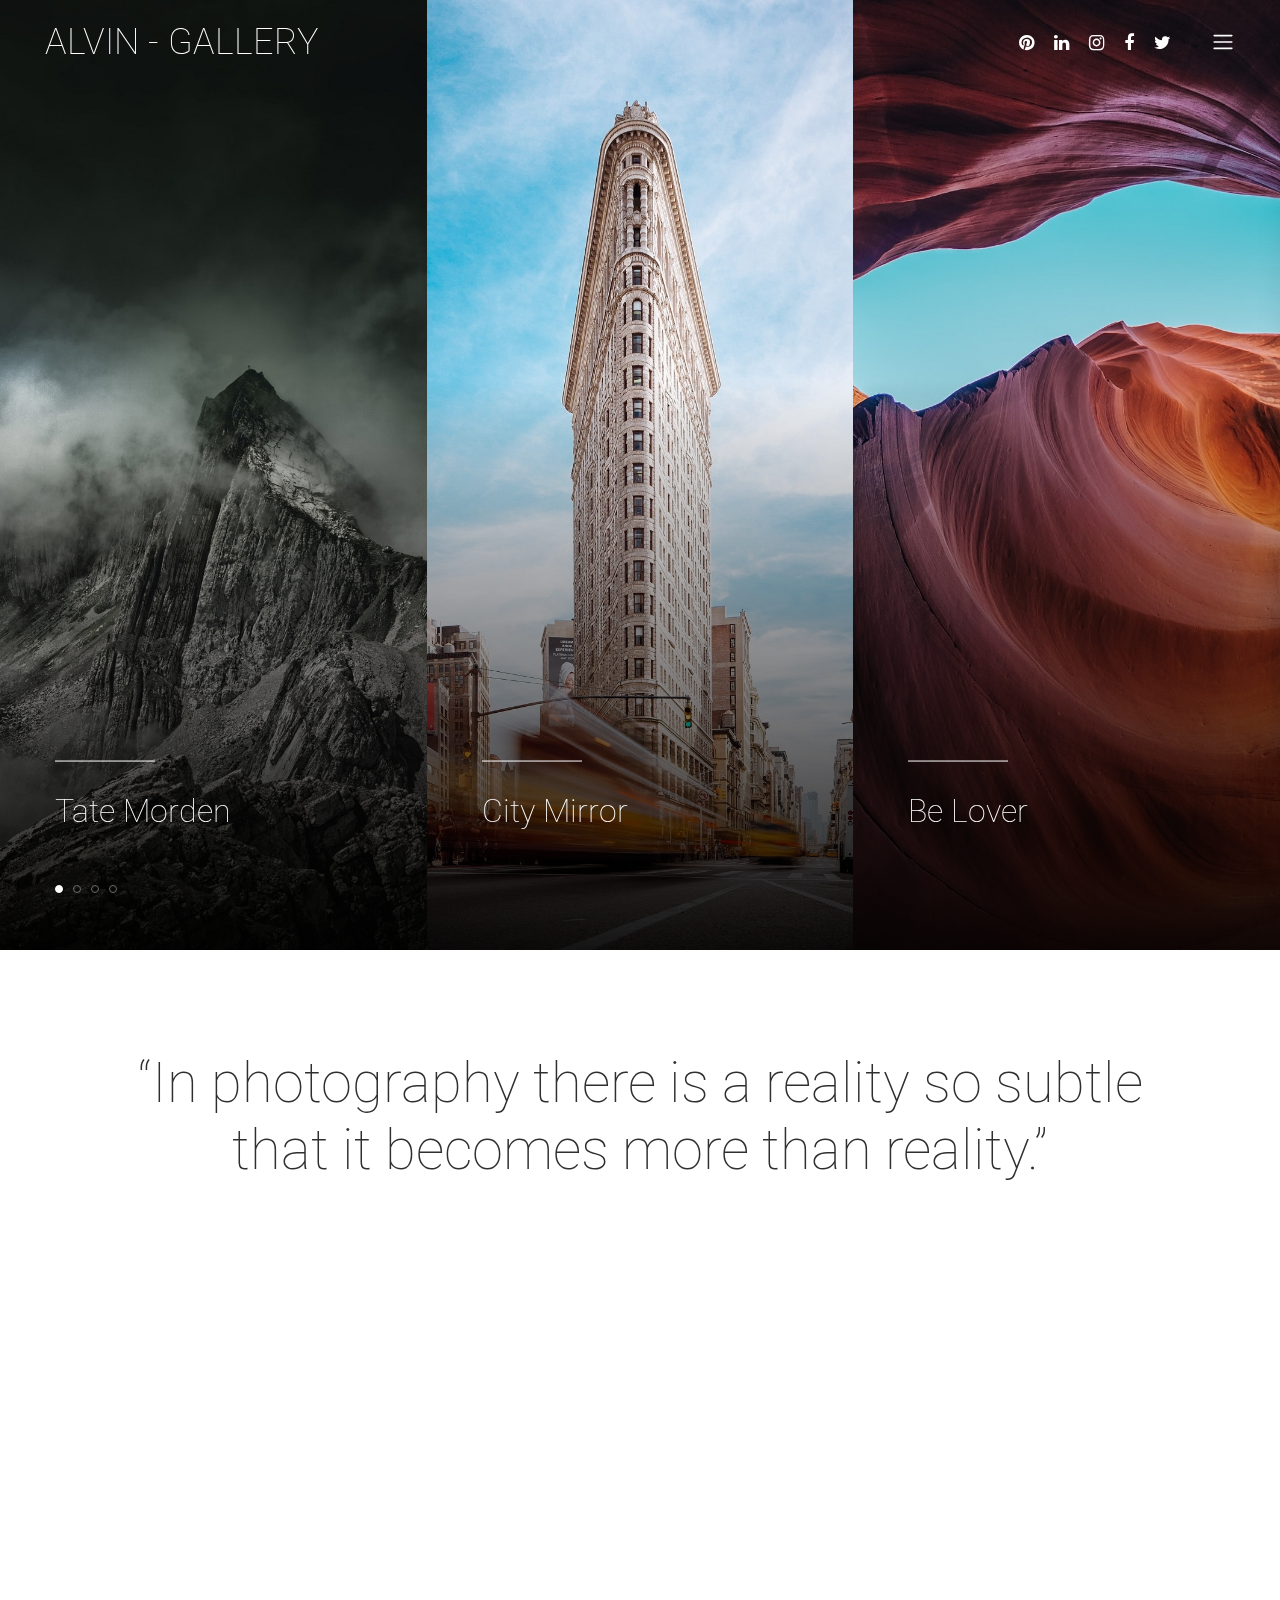
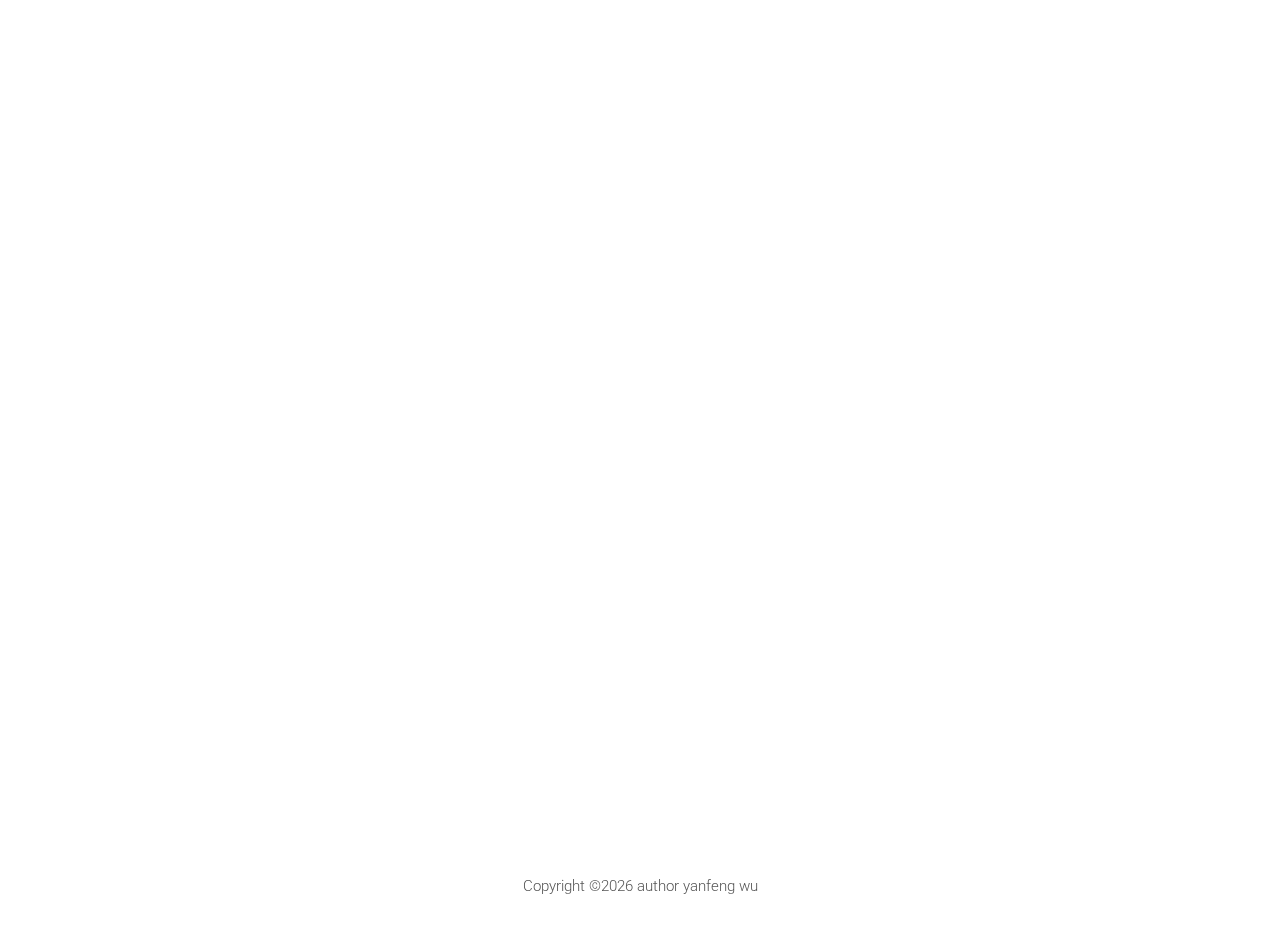
<file: index.html>
<!DOCTYPE html>
<html lang="en">

<head>
    <meta charset="UTF-8">
    <meta name="description" content="">
    <meta http-equiv="X-UA-Compatible" content="IE=edge">
    <meta name="viewport" content="width=device-width, initial-scale=1, shrink-to-fit=no">
    <!-- The above 4 meta tags *must* come first in the head; any other head content must come *after* these tags -->

    <!-- Title  -->
    <title> ALVIN - Photography </title>

    <!-- Favicon  -->
    <link rel="icon" href="img/core-img/favicon.ico">

    <!-- Style CSS -->
    <link rel="stylesheet" href="style.css">

</head>

<body>
    <!-- Preloader Start -->
    <div id="preloader">
        <div class="preload-content">
            <div id="sonar-load"></div>
        </div>
    </div>
    <!-- Preloader End -->

    <!-- Grids -->
    <div class="grids d-flex justify-content-between">
        <div class="grid1"></div>
        <div class="grid2"></div>
        <div class="grid3"></div>
        <div class="grid4"></div>
        <div class="grid5"></div>
        <div class="grid6"></div>
        <div class="grid7"></div>
        <div class="grid8"></div>
        <div class="grid9"></div>
    </div>

    <!-- ***** Main Menu Area Start ***** -->
    <div class="mainMenu d-flex align-items-center justify-content-between">
        <!-- Close Icon -->
        <div class="closeIcon">
            <i class="ti-close" aria-hidden="true"></i>
        </div>
        <!-- Logo Area -->
        <div class="logo-area">
            <a href="index.html">MENU</a>
        </div>
        <!-- Nav -->
        <div class="sonarNav wow fadeInUp" data-wow-delay="1s">
            <nav>
                <ul>
                    <li class="nav-item active">
                        <a class="nav-link" href="index.html">Home</a>
                    </li>
                    <li class="nav-item">
                        <a class="nav-link" href="about-me.html">About Me</a>
                    </li>
                    <li class="nav-item">
                        <a class="nav-link" href="services.html">Overview</a>
                    </li>
                    <li class="nav-item">
                        <a class="nav-link" href="portfolio.html">Portfolio</a>
                    </li>
                    <li class="nav-item">
                        <a class="nav-link" href="blog.html">Blog</a>
                    </li>
                    <li class="nav-item">
                        <a class="nav-link" href="contact.html">Contact</a>
                    </li>

                </ul>
            </nav>
        </div>
        <!-- Copwrite Text -->
        <div class="copywrite-text">
            <p><!-- Link back to Colorlib can't be removed. Template is licensed under CC BY 3.0. -->
Copyright &copy;<script>document.write(new Date().getFullYear());</script>  by alvin</a>
<!-- Link back to Colorlib can't be removed. Template is licensed under CC BY 3.0. -->
</p>
        </div>
    </div>
    <!-- ***** Main Menu Area End ***** -->

    <!-- ***** Header Area Start ***** -->
    <header class="header-area">
        <div class="container-fluid">
            <div class="row">
                <div class="col-12">
                    <div class="menu-area d-flex justify-content-between">
                        <!-- Logo Area  -->
                        <div class="logo-area">
                            <a href="index.html"> ALVIN - GALLERY </a>
                        </div>

                        <div class="menu-content-area d-flex align-items-center">
                            <!-- Header Social Area -->
                            <div class="header-social-area d-flex align-items-center">
                                <a href="#" data-toggle="tooltip" data-placement="bottom" title="Pinterest"><i class="fa fa-pinterest" aria-hidden="true"></i></a>
                                <a href="https://www.linkedin.com/in/alvin-wu-0b583424b/" data-toggle="tooltip" data-placement="bottom" title="Linkedin"><i class="fa fa-linkedin" aria-hidden="true"></i></a>
                                <a href="https://www.instagram.com/alvinwuu_/" data-toggle="tooltip" data-placement="bottom" title="Instagram"><i class="fa fa-instagram" aria-hidden="true"></i></a>
                                <a href="https://www.facebook.com/yanfeng.wu.100/" data-toggle="tooltip" data-placement="bottom" title="Facebook"><i class="fa fa-facebook" aria-hidden="true"></i></a>
                                <a href="#" data-toggle="tooltip" data-placement="bottom" title="Twitter"><i class="fa fa-twitter" aria-hidden="true"></i></a>
                            </div>
                            <!-- Menu Icon -->
                            <span class="navbar-toggler-icon" id="menuIcon"></span>
                        </div>
                    </div>
                </div>
            </div>
        </div>
    </header>
    <!-- ***** Header Area End ***** -->

    <!-- ***** Hero Area Start ***** -->
    <section class="hero-area">
        <div class="hero-slides owl-carousel">
            <!-- Single Hero Slide -->
            <div class="single-hero-slide bg-img slide-background-overlay" style="background-image: url(img/bg-img/slide1.jpg);">
                <div class="container h-100">
                    <div class="row h-100 align-items-end">
                        <div class="col-12">
                            <div class="hero-slides-content">
                                <div class="line"></div>
                                <h2>Tate Morden</h2>
                                <p>Lorem ipsum dolor sit amet, consectetur adipiscing elit. Praesent vel tortor facilisis, volutpat nulla placerat, tincidunt mi. Nullam vel orci dui. Suspendisse sit amet laoreet neque. Fusce sagittis suscipit sem.</p>
                            </div>
                        </div>
                    </div>
                </div>
            </div>
            <!-- Single Hero Slide -->
            <div class="single-hero-slide bg-img slide-background-overlay" style="background-image: url(img/bg-img/slide2.jpg);">
                <div class="container h-100">
                    <div class="row h-100 align-items-end">
                        <div class="col-12">
                            <div class="hero-slides-content">
                                <div class="line"></div>
                                <h2>City Mirror</h2>
                                <p>Lorem ipsum dolor sit amet, consectetur adipiscing elit. Praesent vel tortor facilisis, volutpat nulla placerat, tincidunt mi. Nullam vel orci dui. Suspendisse sit amet laoreet neque. Fusce sagittis suscipit sem.</p>
                            </div>
                        </div>
                    </div>
                </div>
            </div>
            <!-- Single Hero Slide -->
            <div class="single-hero-slide bg-img slide-background-overlay" style="background-image: url(img/bg-img/slide3.jpg);">
                <div class="container h-100">
                    <div class="row h-100 align-items-end">
                        <div class="col-12">
                            <div class="hero-slides-content">
                                <div class="line"></div>
                                <h2>Be Lover</h2>
                                <p>Lorem ipsum dolor sit amet, consectetur adipiscing elit. Praesent vel tortor facilisis, volutpat nulla placerat, tincidunt mi. Nullam vel orci dui. Suspendisse sit amet laoreet neque. Fusce sagittis suscipit sem.</p>
                            </div>
                        </div>
                    </div>
                </div>
            </div>
            <!-- Single Hero Slide -->
            <div class="single-hero-slide bg-img slide-background-overlay" style="background-image: url(img/bg-img/slide4.jpg);">
                <div class="container h-100">
                    <div class="row h-100 align-items-end">
                        <div class="col-12">
                            <div class="hero-slides-content">
                                <div class="line"></div>
                                <h2>The Painter</h2>
                                <p>Lorem ipsum dolor sit amet, consectetur adipiscing elit. Praesent vel tortor facilisis, volutpat nulla placerat, tincidunt mi. Nullam vel orci dui. Suspendisse sit amet laoreet neque. Fusce sagittis suscipit sem.</p>
                            </div>
                        </div>
                    </div>
                </div>
            </div>
            <!-- Single Hero Slide -->
            <div class="single-hero-slide bg-img slide-background-overlay" style="background-image: url(img/bg-img/slide6.jpg);">
                <div class="container h-100">
                    <div class="row h-100 align-items-end">
                        <div class="col-12">
                            <div class="hero-slides-content">
                                <div class="line"></div>
                                <h2>Tate Morden</h2>
                                <p>Lorem ipsum dolor sit amet, consectetur adipiscing elit. Praesent vel tortor facilisis, volutpat nulla placerat, tincidunt mi. Nullam vel orci dui. Suspendisse sit amet laoreet neque. Fusce sagittis suscipit sem.</p>
                            </div>
                        </div>
                    </div>
                </div>
            </div>
            <!-- Single Hero Slide -->
            <div class="single-hero-slide bg-img slide-background-overlay" style="background-image: url(img/bg-img/slide2.jpg);">
                <div class="container h-100">
                    <div class="row h-100 align-items-end">
                        <div class="col-12">
                            <div class="hero-slides-content">
                                <div class="line"></div>
                                <h2>London City View</h2>
                                <p>Lorem ipsum dolor sit amet, consectetur adipiscing elit. Praesent vel tortor facilisis, volutpat nulla placerat, tincidunt mi. Nullam vel orci dui. Suspendisse sit amet laoreet neque. Fusce sagittis suscipit sem.</p>
                            </div>
                        </div>
                    </div>
                </div>
            </div>
            <!-- Single Hero Slide -->
            <div class="single-hero-slide bg-img slide-background-overlay" style="background-image: url(img/bg-img/slide3.jpg)
            ;">
                <div class="container h-100">
                    <div class="row h-100 align-items-end">
                        <div class="col-12">
                            <div class="hero-slides-content">
                                <div class="line"></div>
                                <h2>Be Lover</h2>
                                <p>Lorem ipsum dolor sit amet, consectetur adipiscing elit. Praesent vel tortor facilisis, volutpat nulla placerat, tincidunt mi. Nullam vel orci dui. Suspendisse sit amet laoreet neque. Fusce sagittis suscipit sem.</p>
                            </div>
                        </div>
                    </div>
                </div>
            </div>
            <!-- Single Hero Slide -->
            <div class="single-hero-slide bg-img slide-background-overlay" style="background-image: url(img/bg-img/slide4.jpg);">
                <div class="container h-100">
                    <div class="row h-100 align-items-end">
                        <div class="col-12">
                            <div class="hero-slides-content">
                                <div class="line"></div>
                                <h2>The Painter</h2>
                                <p>Lorem ipsum dolor sit amet, consectetur adipiscing elit. Praesent vel tortor facilisis, volutpat nulla placerat, tincidunt mi. Nullam vel orci dui. Suspendisse sit amet laoreet neque. Fusce sagittis suscipit sem.</p>
                            </div>
                        </div>
                    </div>
                </div>
            </div>
            <!-- Single Hero Slide -->
            <div class="single-hero-slide bg-img slide-background-overlay" style="background-image: url(img/bg-img/slide6.jpg);">
                <div class="container h-100">
                    <div class="row h-100 align-items-end">
                        <div class="col-12">
                            <div class="hero-slides-content">
                                <div class="line"></div>
                                <h2>Tate Morden</h2>
                                <p>Lorem ipsum dolor sit amet, consectetur adipiscing elit. Praesent vel tortor facilisis, volutpat nulla placerat, tincidunt mi. Nullam vel orci dui. Suspendisse sit amet laoreet neque. Fusce sagittis suscipit sem.</p>
                            </div>
                        </div>
                    </div>
                </div>
            </div>
            <!-- Single Hero Slide -->
            <div class="single-hero-slide bg-img slide-background-overlay" style="background-image: url(img/bg-img/slide2.jpg);">
                <div class="container h-100">
                    <div class="row h-100 align-items-end">
                        <div class="col-12">
                            <div class="hero-slides-content">
                                <div class="line"></div>
                                <h2>City Mirror</h2>
                                <p>Lorem ipsum dolor sit amet, consectetur adipiscing elit. Praesent vel tortor facilisis, volutpat nulla placerat, tincidunt mi. Nullam vel orci dui. Suspendisse sit amet laoreet neque. Fusce sagittis suscipit sem.</p>
                            </div>
                        </div>
                    </div>
                </div>
            </div>
            <!-- Single Hero Slide -->
            <div class="single-hero-slide bg-img slide-background-overlay" style="background-image: url(img/bg-img/slide3.jpg);">
                <div class="container h-100">
                    <div class="row h-100 align-items-end">
                        <div class="col-12">
                            <div class="hero-slides-content">
                                <div class="line"></div>
                                <h2>Be lover</h2>
                                <p>Lorem ipsum dolor sit amet, consectetur adipiscing elit. Praesent vel tortor facilisis, volutpat nulla placerat, tincidunt mi. Nullam vel orci dui. Suspendisse sit amet laoreet neque. Fusce sagittis suscipit sem.</p>
                            </div>
                        </div>
                    </div>
                </div>
            </div>
            <!-- Single Hero Slide -->
            <div class="single-hero-slide bg-img slide-background-overlay" style="background-image: url(img/bg-img/slide4.jpg);">
                <div class="container h-100">
                    <div class="row h-100 align-items-end">
                        <div class="col-12">
                            <div class="hero-slides-content">
                                <div class="line"></div>
                                <h2>The Painter</h2>
                                <p>Lorem ipsum dolor sit amet, consectetur adipiscing elit. Praesent vel tortor facilisis, volutpat nulla placerat, tincidunt mi. Nullam vel orci dui. Suspendisse sit amet laoreet neque. Fusce sagittis suscipit sem.</p>
                            </div>
                        </div>
                    </div>
                </div>
            </div>
        </div>
    </section>
    <!-- ***** Hero Area End ***** -->

    <!-- ***** Portfolio Area Start ***** -->
    <div class="portfolio-area section-padding-100">
        <div class="container">
            <div class="row">
                <div class="col-12">
                    <div class="portfolio-title">
                        <h2>“In photography there is a reality so subtle that it becomes more  than reality.”</h2>
                    </div>
                </div>
            </div>

            <div class="row justify-content-between">
                <!-- Single Portfoio Area -->
                <div class="col-12 col-md-6">
                    <div class="single-portfolio-item mt-100 portfolio-item-1 wow fadeIn">
                       
                        <div class="portfolio-thumb">
                            <img src="img/bg-img/p1.png" alt="">
                        </div>
                        <div class="portfolio-meta">
                            <p class="portfolio-date">Feb 02, 2018</p>
                            <h2>Barbican</h2>
                        </div>
                    </div>
                </div>
                <!-- Single Portfoio Area -->
                <div class="col-12 col-md-6">
                    <div class="single-portfolio-item mt-230 portfolio-item-2 wow fadeIn">
                        
                        <div class="portfolio-thumb">
                            <img src="img/bg-img/p2.png" alt="">
                        </div>
                        <div class="portfolio-meta">
                            <p class="portfolio-date">Feb 02, 2020</p>
                            <h2>dark exhibition</h2>
                        </div>
                    </div>
                </div>
            </div>

            <div class="row">
                <!-- Single Portfoio Area -->
                <div class="col-18 col-md-15">
                    <div class="single-portfolio-item mt-100 portfolio-item-3 wow fadeIn">
                        
                        <div class="portfolio-thumb">
                            <img src="img/bg-img/p3.png" alt="">
                        </div>
                        <div class="portfolio-meta">
                            <p class="portfolio-date">May 12, 2021</p>
                            <h2>Shadow in the Tate cafe</h2>
                        </div>
                    </div>
                </div>
            </div>

            <div class="row justify-content-end">
                <!-- Single Portfoio Area -->
                <div class="col-12 col-md-6">
                    <div class="single-portfolio-item portfolio-item-4 wow fadeIn">
                       
                        <div class="portfolio-thumb">
                            <img src="img/bg-img/p4.png" alt="">
                        </div>
                        <div class="portfolio-meta">
                            <p class="portfolio-date">Feb 12, 2022</p>
                            <h2>The little girl</h2>
                        </div>
                    </div>
                </div>
            </div>

            <div class="row">
                <!-- Single Portfoio Area -->
                <div class="col-12 col-md-5">
                    <div class="single-portfolio-item portfolio-item-5 wow fadeIn">
                        
                        <div class="portfolio-thumb">
                            <img src="img/bg-img/p5.png" alt="">
                        </div>
                        <div class="portfolio-meta">
                            <p class="portfolio-date">Mar 30, 2019</p>
                            <h2>Ride on the road</h2>
                        </div>
                    </div>
                </div>
            </div>

            <div class="row justify-content-center">
                <!-- Single Portfoio Area -->
                <div class="col-12 col-md-4">
                    <div class="single-portfolio-item portfolio-item-6 wow fadeIn">
                        <div class="portfolio-thumb">
                            <img src="img/bg-img/p6.png" alt="">
                        </div>
                        <div class="portfolio-meta">
                            <p class="portfolio-date">Jan 21, 2020</p>
                            <h2>Shine</h2>
                        </div>
                    </div>
                </div>
            </div>
            
            <div class="row justify-content-end">
                <!-- Single Portfoio Area -->
                <div class="col-12 col-md-4">
                    <div class="single-portfolio-item portfolio-item-7 wow fadeIn">
                       
                        <div class="portfolio-thumb">
                            <img src="img/bg-img/p7.png" alt="">
                        </div>
                        <div class="portfolio-meta">
                            <p class="portfolio-date">Sep 09, 2021</p>
                            <h2>Contrast</h2>
                        </div>
                    </div>
                </div>
            </div>
            <div class="row justify-content-center">
                <!-- Single Portfoio Area -->
                <div class="col-12 col-md-8">
                    <div class="single-portfolio-item portfolio-item-8 wow fadeIn">
                        <div class="portfolio-thumb">
                            <img src="img/bg-img/p8.png"x alt="">
                        </div>
                        <div class="portfolio-meta">
                            <p class="portfolio-date">May 26, 2021</p>
                            <h2>A worker</h2>
                        </div>
                    </div>
                </div>
            </div>
            <!-- <div class="row justify-content-end">
            
                <div class="col-12 col-md-4">
                    <div class="single-portfolio-item portfolio-item-9 wow fadeIn">
                        <div class="portfolio-thumb">
                            <img src="img/bg-img/p10.png"x alt="">
                        </div>
                        <div class="portfolio-meta">
                            <p class="portfolio-date">Feb 02, 2018</p>
                            <h2>Mirror lake</h2>
                        </div>
                    </div>
                </div>
            </div> -->
            <!-- <div class="row justify-content-center">
                
                <div class="col-12 col-md-10">
                    <div class="single-portfolio-item portfolio-item-10 wow fadeIn" >
                        <div class="portfolio-thumb">
                            <img src="img/bg-img/p9.png"x alt="">
                        </div>
                        <div class="portfolio-meta">
                            <p class="portfolio-date">Feb 02, 2018</p>
                            <h2>Mirror lake</h2>
                        </div>
                    </div>
                </div>
            </div> -->
        </div>
    </div>
    <!-- ***** Portfolio Area End ***** -->

    <!-- ***** Call to Action Area Start ***** -->
    <div class="sonar-call-to-action-area section-padding-0-100">
        
        <div class="container">
            <div class="row">
                <div class="col-12">
                    <div class="call-to-action-content wow fadeInUp" data-wow-delay="0.5s">
                        <h2>I am an experienced photographer</h2>
                        <h5>Let’s talk</h5>
                        <a href="./contact.html" class="btn sonar-btn mt-100" >contact me
                            
                        </a>
                    </div>
                </div>
            </div>
        </div>
    </div>
    <!-- ***** Call to Action Area End ***** -->

    <!-- ***** Footer Area Start ***** -->
    <footer class="footer-area">
        <div class="container">
            <div class="row">
                <div class="col-12">
                    <!-- Copywrite Text -->
                    <div class="copywrite-text">
                        <p><!-- Link back to Colorlib can't be removed. Template is licensed under CC BY 3.0. -->
Copyright &copy;<script>document.write(new Date().getFullYear());</script> author yanfeng wu</a>
<!-- Link back to Colorlib can't be removed. Template is licensed under CC BY 3.0. -->
</p>
                    </div>
                </div>
            </div>
        </div>
    </footer>
    <!-- ***** Footer Area End ***** -->

    <!-- jQuery (Necessary for All JavaScript Plugins) -->
    <script src="js/jquery/jquery-2.2.4.min.js"></script>
    <!-- Popper js -->
    <script src="js/popper.min.js"></script>
    <!-- Bootstrap js -->
    <script src="js/bootstrap.min.js"></script>
    <!-- Plugins js -->
    <script src="js/plugins.js"></script>
    <!-- Active js -->
    <script src="js/active.js"></script>

</body>

</html>
</file>
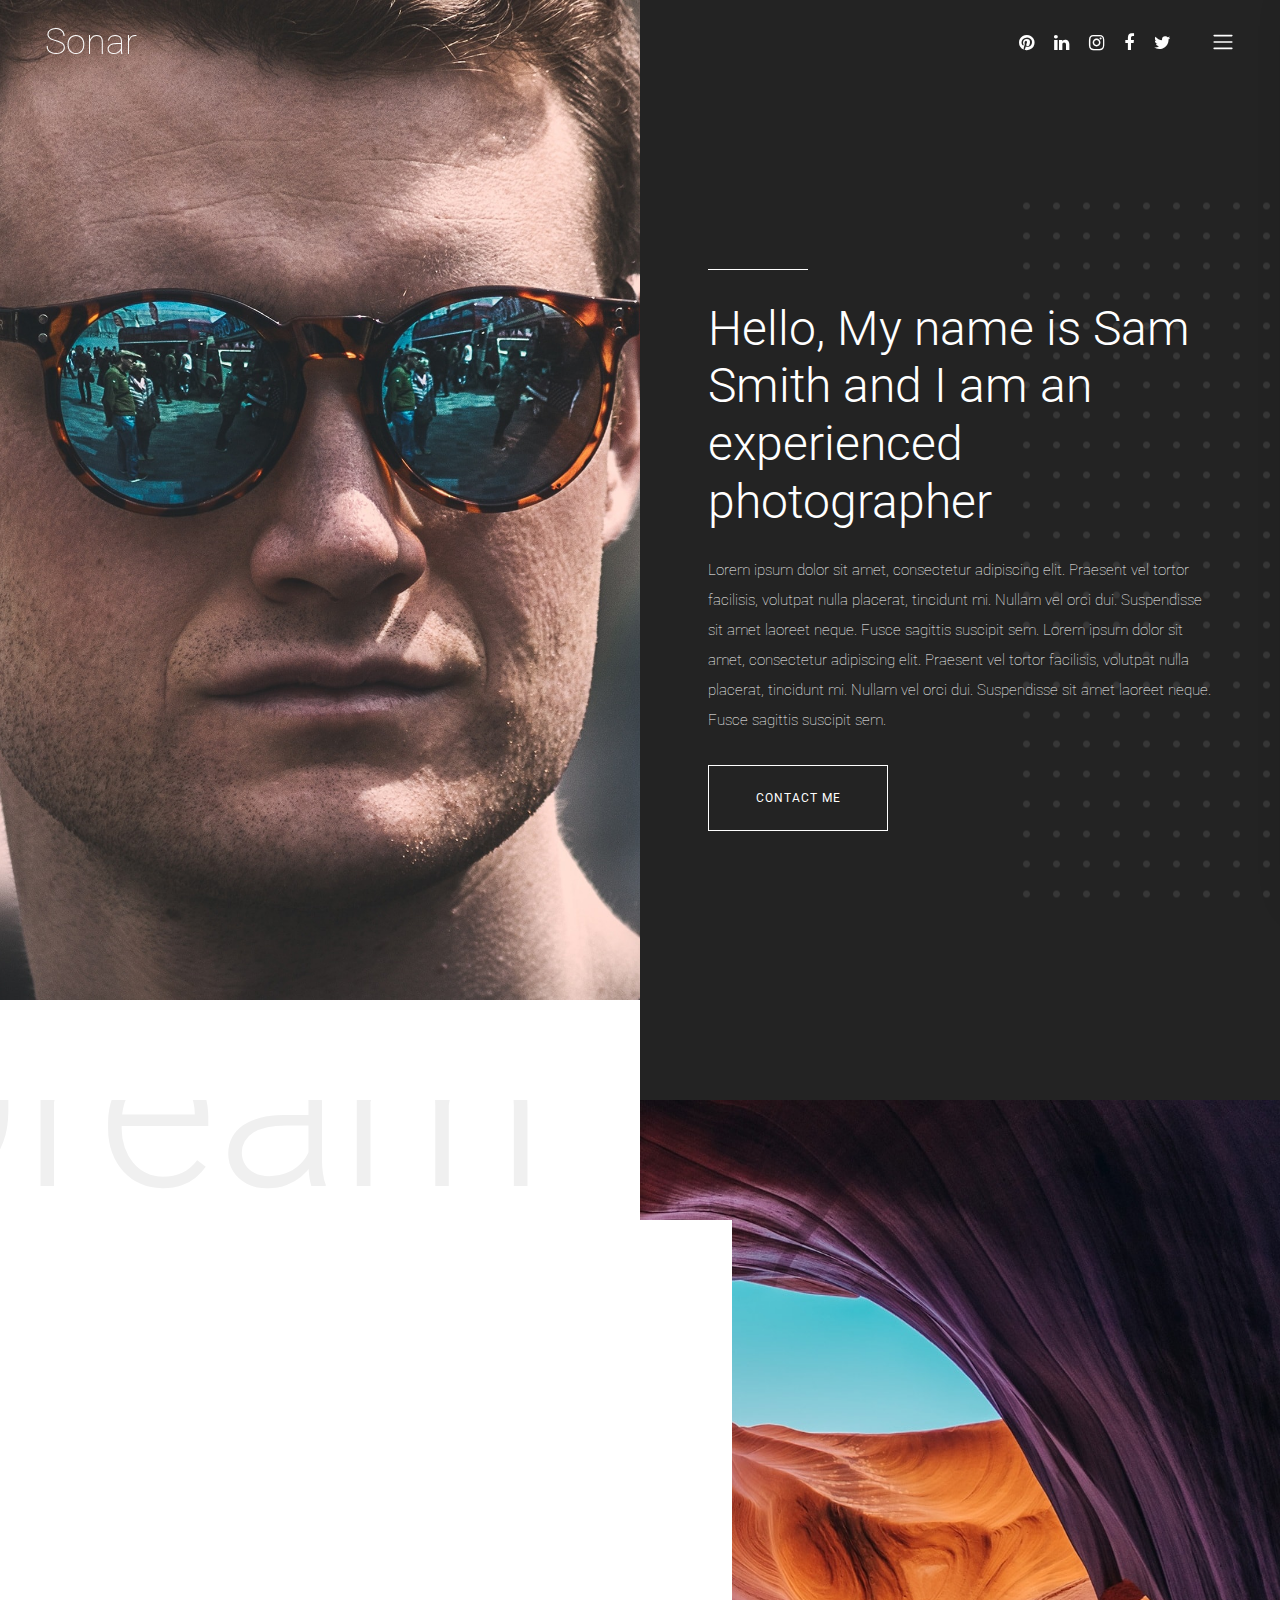
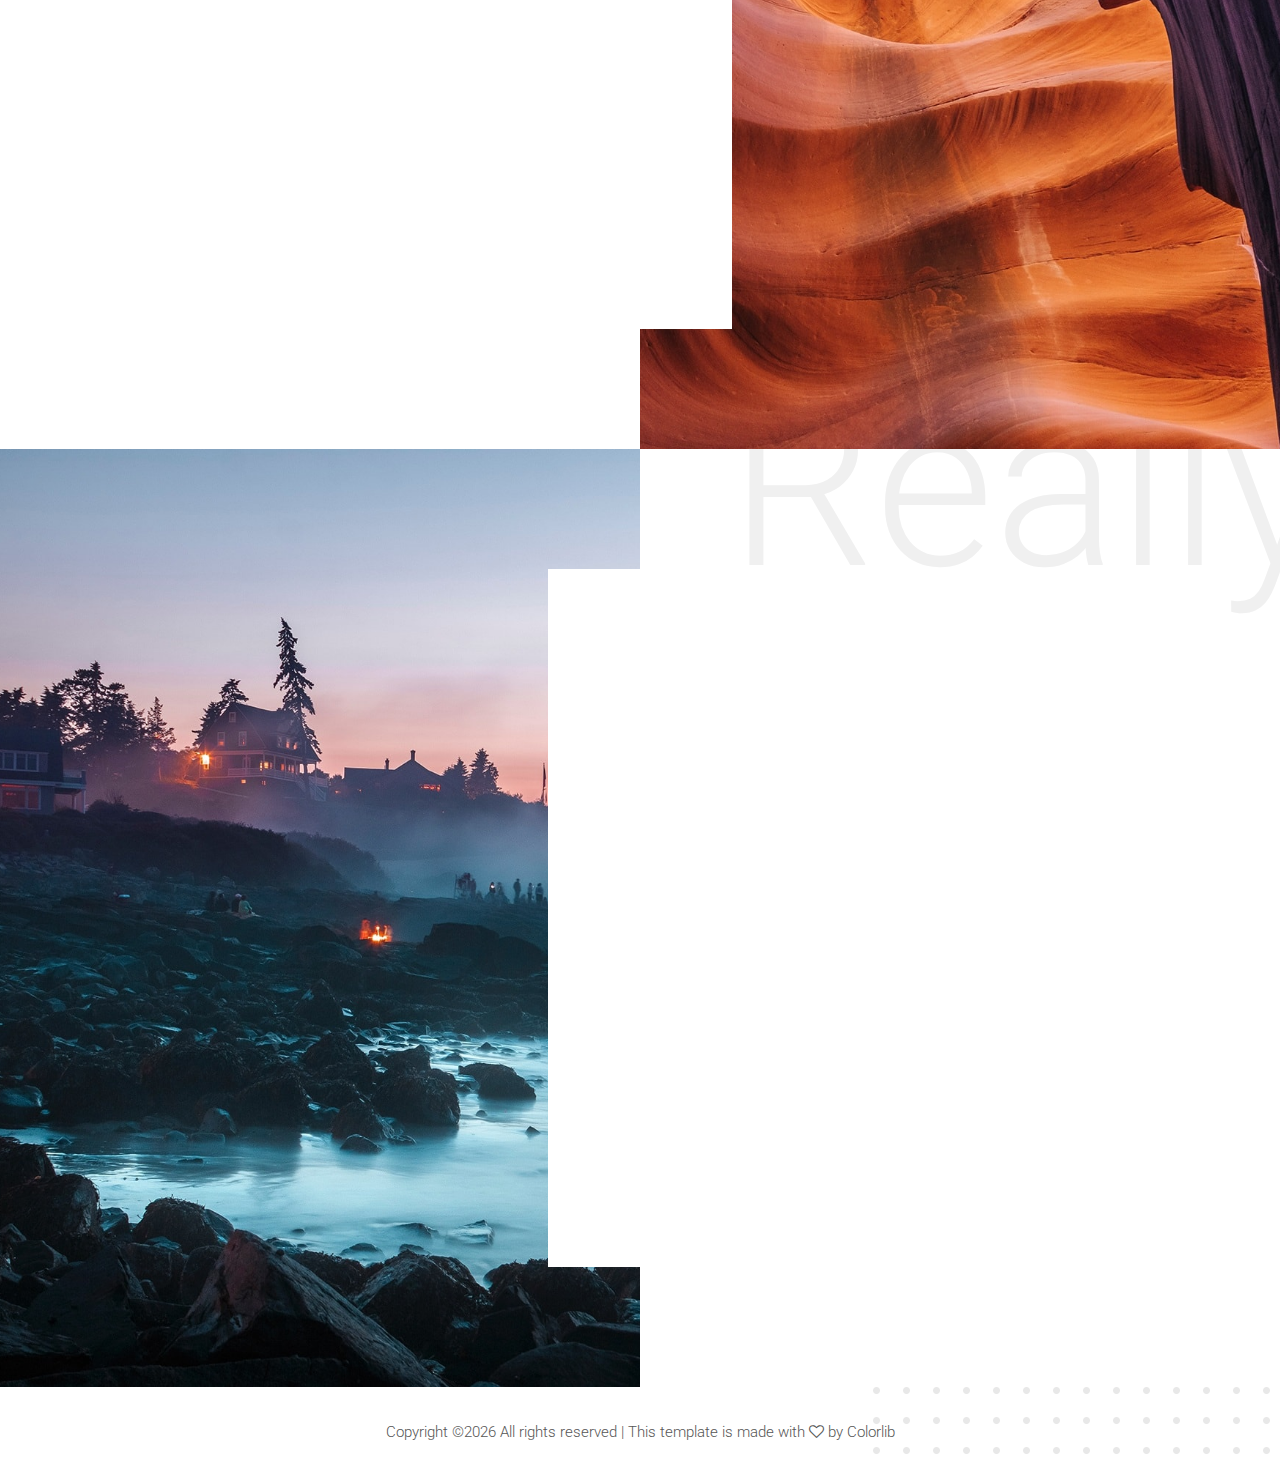
<file: about-me.html>
<!DOCTYPE html>
<html lang="en">

<head>
    <meta charset="UTF-8">
    <meta name="description" content="">
    <meta http-equiv="X-UA-Compatible" content="IE=edge">
    <meta name="viewport" content="width=device-width, initial-scale=1, shrink-to-fit=no">
    <!-- The above 4 meta tags *must* come first in the head; any other head content must come *after* these tags -->

    <!-- Title  -->
    <title>Sonar - Photography Template</title>

    <!-- Favicon  -->
    <link rel="icon" href="img/core-img/favicon.ico">

    <!-- Style CSS -->
    <link rel="stylesheet" href="style.css">

</head>

<body>
    <!-- Preloader Start -->
    <div id="preloader">
        <div class="preload-content">
            <div id="sonar-load"></div>
        </div>
    </div>
    <!-- Preloader End -->

    <!-- ***** Main Menu Area Start ***** -->
    <div class="mainMenu d-flex align-items-center justify-content-between">
        <!-- Close Icon -->
        <div class="closeIcon">
            <i class="ti-close" aria-hidden="true"></i>
        </div>
        <!-- Logo Area -->
        <div class="logo-area">
            <a href="index.html">Sonar</a>
        </div>
        <!-- Nav -->
        <div class="sonarNav">
            <nav>
                <ul>
                    <li class="nav-item active">
                        <a class="nav-link" href="index.html">Home</a>
                    </li>
                    <li class="nav-item">
                        <a class="nav-link" href="about-me.html">About Me</a>
                    </li>
                    <li class="nav-item">
                        <a class="nav-link" href="services.html">Services</a>
                    </li>
                    <li class="nav-item">
                        <a class="nav-link" href="portfolio.html">Portfolio</a>
                    </li>
                    <li class="nav-item">
                        <a class="nav-link" href="blog.html">Blog</a>
                    </li>
                    <li class="nav-item">
                        <a class="nav-link" href="contact.html">Contact</a>
                    </li>
                    <li class="nav-item">
                        <a class="nav-link" href="elements.html">Elements</a>
                    </li>
                </ul>
            </nav>
        </div>
        <!-- Copwrite Text -->
        <div class="copywrite-text">
            <p><!-- Link back to Colorlib can't be removed. Template is licensed under CC BY 3.0. -->
Copyright &copy;<script>document.write(new Date().getFullYear());</script> All rights reserved | This template is made with <i class="fa fa-heart-o" aria-hidden="true"></i> by <a href="https://colorlib.com" target="_blank">Colorlib</a>
<!-- Link back to Colorlib can't be removed. Template is licensed under CC BY 3.0. -->
</p>
        </div>
    </div>
    <!-- ***** Main Menu Area End ***** -->

    <!-- ***** Header Area Start ***** -->
    <header class="header-area">
        <div class="container-fluid">
            <div class="row">
                <div class="col-12">
                    <div class="menu-area d-flex justify-content-between">
                        <!-- Logo Area  -->
                        <div class="logo-area">
                            <a href="index.html">Sonar</a>
                        </div>

                        <div class="menu-content-area d-flex align-items-center">
                            <!-- Header Social Area -->
                            <div class="header-social-area d-flex align-items-center">
                                <a href="#" data-toggle="tooltip" data-placement="bottom" title="Pinterest"><i class="fa fa-pinterest" aria-hidden="true"></i></a>
                                <a href="#" data-toggle="tooltip" data-placement="bottom" title="Linkedin"><i class="fa fa-linkedin" aria-hidden="true"></i></a>
                                <a href="#" data-toggle="tooltip" data-placement="bottom" title="Instagram"><i class="fa fa-instagram" aria-hidden="true"></i></a>
                                <a href="#" data-toggle="tooltip" data-placement="bottom" title="Facebook"><i class="fa fa-facebook" aria-hidden="true"></i></a>
                                <a href="#" data-toggle="tooltip" data-placement="bottom" title="Twitter"><i class="fa fa-twitter" aria-hidden="true"></i></a>
                            </div>
                            <!-- Menu Icon -->
                            <span class="navbar-toggler-icon" id="menuIcon"></span>
                        </div>
                    </div>
                </div>
            </div>
        </div>
    </header>
    <!-- ***** Header Area End ***** -->

    <!-- ***** Hero Area Start ***** -->
    <div class="hero-area d-flex align-items-center">
        <!-- Back End Content -->
        <div class="backEnd-content">
            <img class="dots" src="img/core-img/dots.png" alt="">
        </div>

        <!-- Hero Thumbnail -->
        <div class="hero-thumbnail aboutUs equalize bg-img" style="background-image: url(img/bg-img/about.jpg);"></div>
        
        <!-- Hero Content -->
        <div class="hero-content aboutUs equalize">
            <div class="container-fluid h-100">
                <div class="row h-100 align-items-center justify-content-center">
                    <div class="col-12 col-md-10">
                        <div class="line"></div>
                        <h2>Hello, My name is Sam Smith and I am an experienced photographer</h2>
                        <p>Lorem ipsum dolor sit amet, consectetur adipiscing elit. Praesent vel tortor facilisis, volutpat nulla placerat, tincidunt mi. Nullam vel orci dui. Suspendisse sit amet laoreet neque. Fusce sagittis suscipit sem. Lorem ipsum dolor sit amet, consectetur adipiscing elit. Praesent vel tortor facilisis, volutpat nulla placerat, tincidunt mi. Nullam vel orci dui. Suspendisse sit amet laoreet neque. Fusce sagittis suscipit sem.</p>
                        <a href="#" class="btn sonar-btn white-btn">contact me</a>
                    </div>
                </div>
            </div>
        </div>
    </div>
    <!-- ***** Hero Area End ***** -->

    <div class="sonar-about-us-area bg-img" style="background-image: url(img/bg-img/about2.jpg);">
        <!-- Back End Content -->
        <div class="backEnd-content">
            <h2>Dream</h2>
        </div>

        <div class="container-fluid">
            <div class="row">
                <div class="col-12 col-md-10 col-lg-7">
                    <div class="about-us-content bg-white">
                        <div class="section-heading text-left wow fadeInUp" data-wow-delay="300ms">
                            <div class="line"></div>
                            <h2>Look at my qualities</h2>
                        </div>
                        <p class="wow fadeInUp" data-wow-delay="600ms">Lorem ipsum dolor sit amet, consectetur adipiscing elit. Praesent vel tortor facilisis, volutpat nulla placerat, tincidunt mi. Nullam vel orci dui. Suspendisse sit amet laoreet neque. Fusce sagittis suscipit sem. Lorem ipsum dolor sit amet, consectetur adipiscing elit. Praesent vel tortor facilisis, volutpat nulla placerat, tincidunt mi. Nullam vel orci dui. Suspendisse sit amet laoreet neque.</p>
                        <!-- Progress Bar Content Area -->
                        <div class="services-progress-bar mt-50 wow fadeInUp" data-wow-delay="900ms">
                            <!-- Single Progress Bar -->
                            <div class="single_progress_bar">
                                <div id="bar1" class="barfiller">
                                    <div class="tipWrap">
                                        <span class="tip"></span>
                                    </div>
                                    <span class="fill" data-percentage="80"></span>
                                </div>
                                <p>Pacience</p>
                            </div>
                            <!-- Single Progress Bar -->
                            <div class="single_progress_bar">
                                <div id="bar2" class="barfiller">
                                    <div class="tipWrap">
                                        <span class="tip"></span>
                                    </div>
                                    <span class="fill" data-percentage="90"></span>
                                </div>
                                <p>Creativity</p>
                            </div>
                            <!-- Single Progress Bar -->
                            <div class="single_progress_bar">
                                <div id="bar3" class="barfiller">
                                    <div class="tipWrap">
                                        <span class="tip"></span>
                                    </div>
                                    <span class="fill" data-percentage="100"></span>
                                </div>
                                <p>Commited</p>
                            </div>
                        </div>
                    </div>
                </div>
            </div>
        </div>
    </div>

    <div class="sonar-about-us-area second-part bg-img" style="background-image: url(img/bg-img/about3.jpg);">
        <!-- Back End Content -->
        <div class="backEnd-content">
            <h2>Really</h2>
        </div>

        <div class="container-fluid">
            <div class="row justify-content-end">
                <div class="col-12 col-md-10 col-lg-7">
                    <div class="about-us-content bg-white">
                        <div class="section-heading text-left wow fadeInUp" data-wow-delay="300ms">
                            <div class="line"></div>
                        </div>
                        <p class="wow fadeInUp" data-wow-delay="600ms">Consectetur adipiscing elit. Praesent vel tortor facilisis, volutpat nulla placerat, tincidunt mi. Nullam vel orci dui. Suspendisse sit amet laoreet neque. Fusce sagittis suscipit sem. Lorem ipsum dolor sit amet, consectetur adipiscing elit. Praesent vel tortor facilisis, volutpat nulla placerat, tincidunt mi. Nullam vel orci dui. Suspendisse sit amet laoreet neque.</p>
                        <div class="row mt-100 text-center wow fadeInUp" data-wow-delay="900ms">
                            <div class="col-12 col-sm-6 col-md-4">
                                <div class="single-pie-bar" data-percent="90">
                                    <canvas class="bar-circle" width="100" height="100"></canvas>
                                    <p>Landsacpes</p>
                                </div>
                            </div>
                            <div class="col-12 col-sm-6 col-md-4">
                                <div class="single-pie-bar" data-percent="65">
                                    <canvas class="bar-circle" width="100" height="100"></canvas>
                                    <p>Portraits</p>
                                </div>
                            </div>
                            <div class="col-12 col-sm-6 col-md-4">
                                <div class="single-pie-bar" data-percent="25">
                                    <canvas class="bar-circle" width="100" height="100"></canvas>
                                    <p>Studio</p>
                                </div>
                            </div>
                        </div>
                    </div>
                </div>
            </div>
        </div>
    </div>

    <!-- ***** Footer Area Start ***** -->
    <footer class="footer-area">
        <!-- back end content -->
        <div class="backEnd-content">
            <img class="dots" src="img/core-img/dots.png" alt="">
        </div>

        <div class="container">
            <div class="row">
                <div class="col-12">
                    <!-- Copywrite Text -->
                    <div class="copywrite-text">
                        <p><!-- Link back to Colorlib can't be removed. Template is licensed under CC BY 3.0. -->
Copyright &copy;<script>document.write(new Date().getFullYear());</script> All rights reserved | This template is made with <i class="fa fa-heart-o" aria-hidden="true"></i> by <a href="https://colorlib.com" target="_blank">Colorlib</a>
<!-- Link back to Colorlib can't be removed. Template is licensed under CC BY 3.0. -->
</p>
                    </div>
                </div>
            </div>
        </div>
    </footer>
    <!-- ***** Footer Area End ***** -->

    <!-- jQuery (Necessary for All JavaScript Plugins) -->
    <script src="js/jquery/jquery-2.2.4.min.js"></script>
    <!-- Popper js -->
    <script src="js/popper.min.js"></script>
    <!-- Bootstrap js -->
    <script src="js/bootstrap.min.js"></script>
    <!-- Plugins js -->
    <script src="js/plugins.js"></script>
    <!-- Active js -->
    <script src="js/active.js"></script>

</body>

</html>
</file>
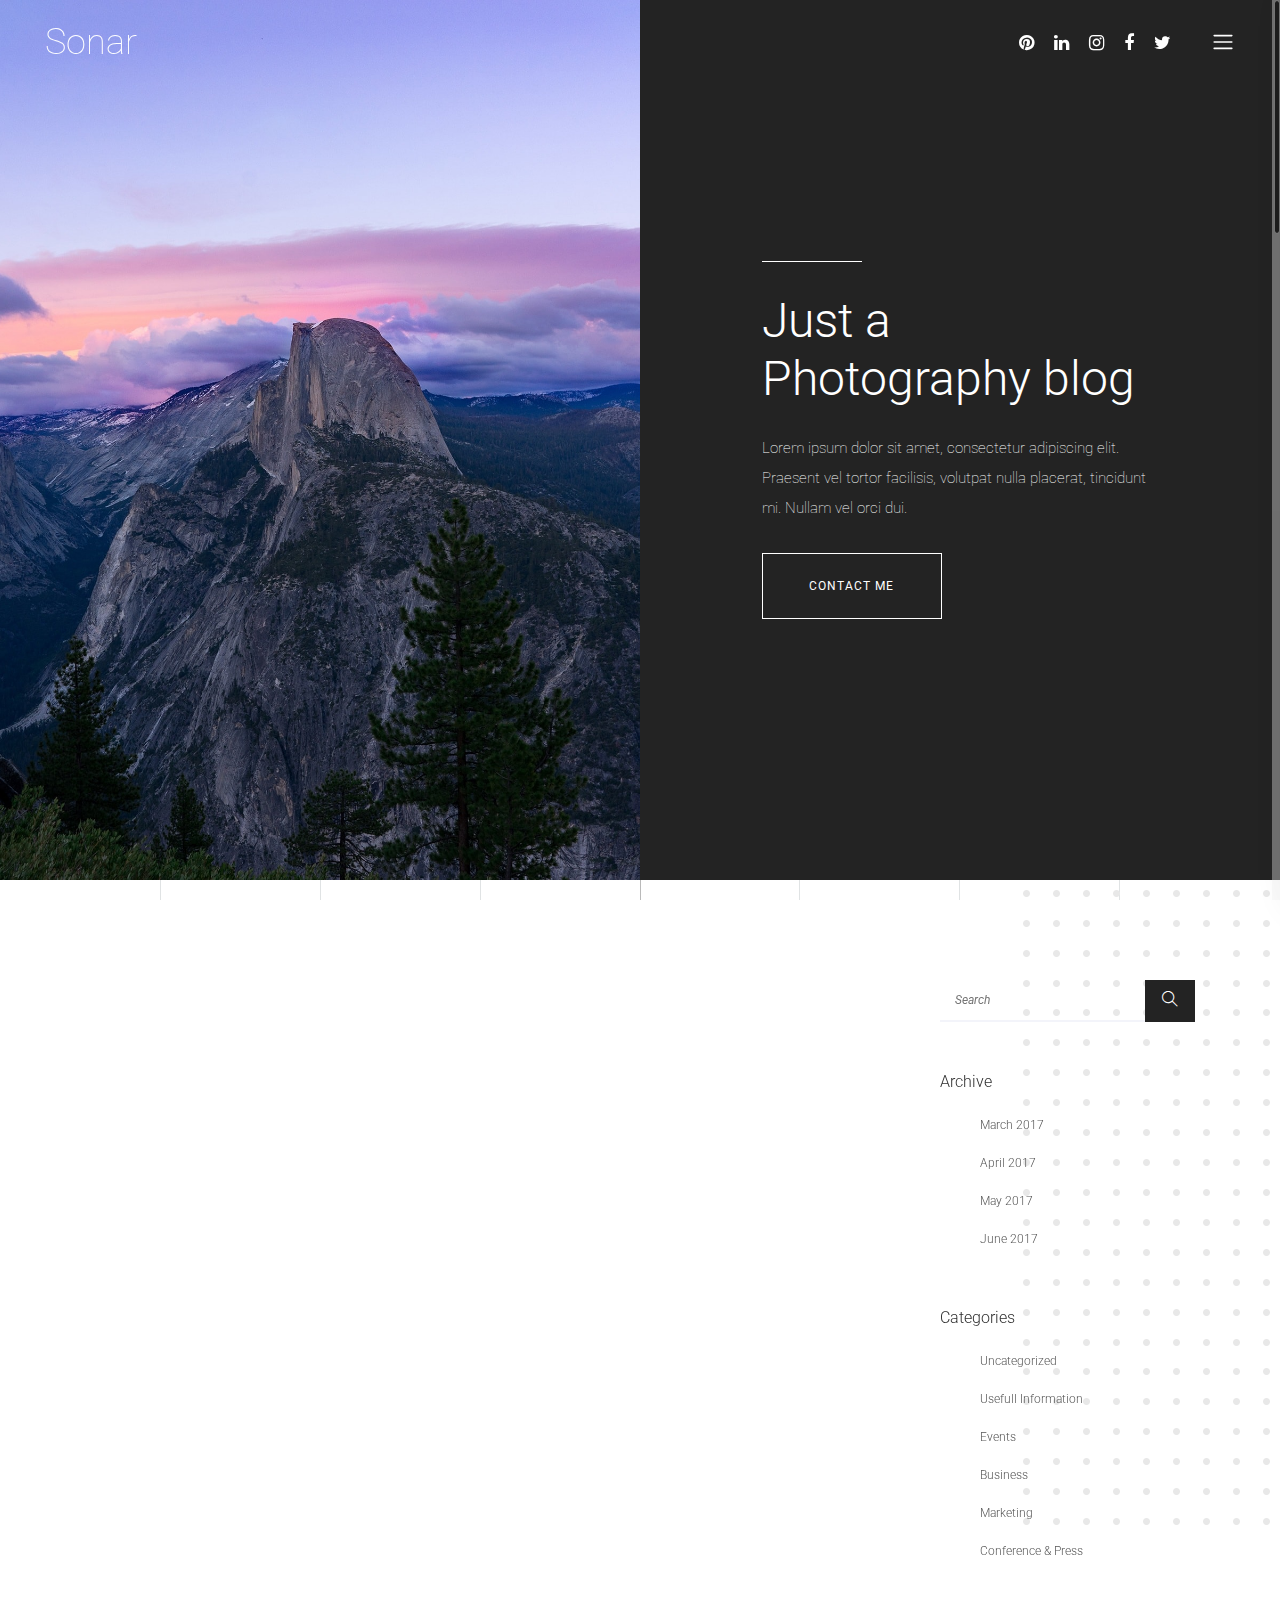
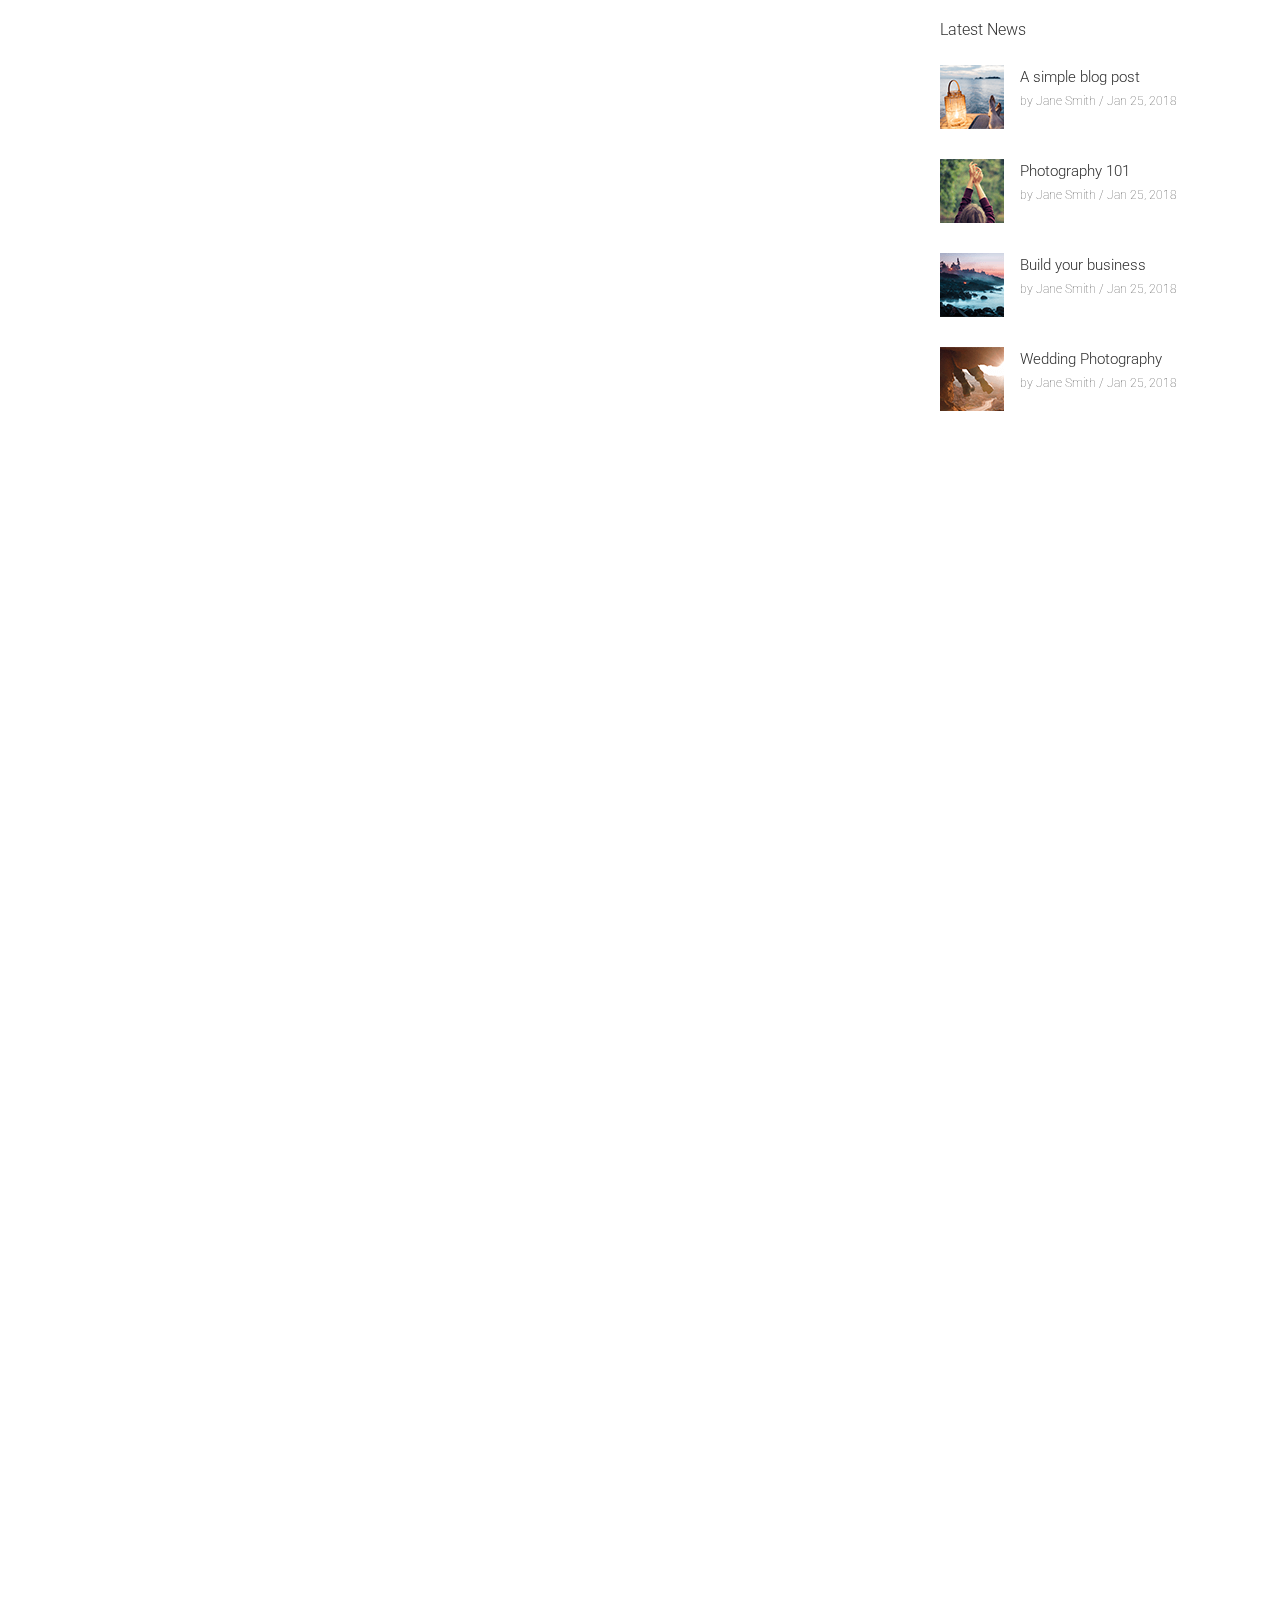
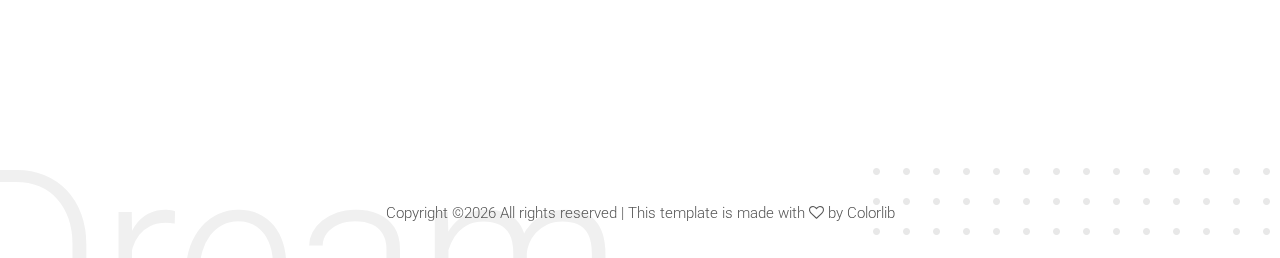
<file: blog.html>
<!DOCTYPE html>
<html lang="en">

<head>
    <meta charset="UTF-8">
    <meta name="description" content="">
    <meta http-equiv="X-UA-Compatible" content="IE=edge">
    <meta name="viewport" content="width=device-width, initial-scale=1, shrink-to-fit=no">
    <!-- The above 4 meta tags *must* come first in the head; any other head content must come *after* these tags -->

    <!-- Title  -->
    <title>Sonar - Photography Template</title>

    <!-- Favicon  -->
    <link rel="icon" href="img/core-img/favicon.ico">

    <!-- Style CSS -->
    <link rel="stylesheet" href="style.css">

</head>

<body>
    <!-- Preloader Start -->
    <div id="preloader">
        <div class="preload-content">
            <div id="sonar-load"></div>
        </div>
    </div>
    <!-- Preloader End -->

    <!-- Grids -->
    <div class="grids d-flex justify-content-between">
        <div class="grid1"></div>
        <div class="grid2"></div>
        <div class="grid3"></div>
        <div class="grid4"></div>
        <div class="grid5"></div>
        <div class="grid6"></div>
        <div class="grid7"></div>
        <div class="grid8"></div>
        <div class="grid9"></div>
    </div>

    <!-- ***** Main Menu Area Start ***** -->
    <div class="mainMenu d-flex align-items-center justify-content-between">
        <!-- Close Icon -->
        <div class="closeIcon">
            <i class="ti-close" aria-hidden="true"></i>
        </div>
        <!-- Logo Area -->
        <div class="logo-area">
            <a href="index.html">Sonar</a>
        </div>
        <!-- Nav -->
        <div class="sonarNav">
            <nav>
                <ul>
                    <li class="nav-item active">
                        <a class="nav-link" href="index.html">Home</a>
                    </li>
                    <li class="nav-item">
                        <a class="nav-link" href="about-me.html">About Me</a>
                    </li>
                    <li class="nav-item">
                        <a class="nav-link" href="services.html">Services</a>
                    </li>
                    <li class="nav-item">
                        <a class="nav-link" href="portfolio.html">Portfolio</a>
                    </li>
                    <li class="nav-item">
                        <a class="nav-link" href="blog.html">Blog</a>
                    </li>
                    <li class="nav-item">
                        <a class="nav-link" href="contact.html">Contact</a>
                    </li>
                    <li class="nav-item">
                        <a class="nav-link" href="elements.html">Elements</a>
                    </li>
                </ul>
            </nav>
        </div>
        <!-- Copwrite Text -->
        <div class="copywrite-text">
            <p><!-- Link back to Colorlib can't be removed. Template is licensed under CC BY 3.0. -->
Copyright &copy;<script>document.write(new Date().getFullYear());</script> All rights reserved | This template is made with <i class="fa fa-heart-o" aria-hidden="true"></i> by <a href="https://colorlib.com" target="_blank">Colorlib</a>
<!-- Link back to Colorlib can't be removed. Template is licensed under CC BY 3.0. -->
</p>
        </div>
    </div>
    <!-- ***** Main Menu Area End ***** -->

    <!-- ***** Header Area Start ***** -->
    <header class="header-area">
        <div class="container-fluid">
            <div class="row">
                <div class="col-12">
                    <div class="menu-area d-flex justify-content-between">
                        <!-- Logo Area  -->
                        <div class="logo-area">
                            <a href="index.html">Sonar</a>
                        </div>

                        <div class="menu-content-area d-flex align-items-center">
                            <!-- Header Social Area -->
                            <div class="header-social-area d-flex align-items-center">
                                <a href="#" data-toggle="tooltip" data-placement="bottom" title="Pinterest"><i class="fa fa-pinterest" aria-hidden="true"></i></a>
                                <a href="#" data-toggle="tooltip" data-placement="bottom" title="Linkedin"><i class="fa fa-linkedin" aria-hidden="true"></i></a>
                                <a href="#" data-toggle="tooltip" data-placement="bottom" title="Instagram"><i class="fa fa-instagram" aria-hidden="true"></i></a>
                                <a href="#" data-toggle="tooltip" data-placement="bottom" title="Facebook"><i class="fa fa-facebook" aria-hidden="true"></i></a>
                                <a href="#" data-toggle="tooltip" data-placement="bottom" title="Twitter"><i class="fa fa-twitter" aria-hidden="true"></i></a>
                            </div>
                            <!-- Menu Icon -->
                            <span class="navbar-toggler-icon" id="menuIcon"></span>
                        </div>
                    </div>
                </div>
            </div>
        </div>
    </header>
    <!-- ***** Header Area End ***** -->

    <!-- ***** Hero Area Start ***** -->
    <div class="hero-area d-flex align-items-center">
       
        <!-- Hero Thumbnail -->
        <div class="hero-thumbnail equalize bg-img" style="background-image: url(img/bg-img/blog.jpg);"></div>
        
        <!-- Hero Content -->
        <div class="hero-content equalize">
            <div class="container-fluid h-100">
                <div class="row h-100 align-items-center justify-content-center">
                    <div class="col-12 col-md-8">
                        <div class="line"></div>
                        <h2>Just a Photography blog</h2>
                        <p>Lorem ipsum dolor sit amet, consectetur adipiscing elit. Praesent vel tortor facilisis, volutpat nulla placerat, tincidunt mi. Nullam vel orci dui.</p>
                        <a href="#" class="btn sonar-btn white-btn">contact me</a>
                    </div>
                </div>
            </div>
        </div>
    </div>
    <!-- ***** Hero Area End ***** -->

    <!-- ***** Blog Area Start ***** -->
    <section class="sonar-blog-area section-padding-100">
        <!-- back end content -->
        <div class="backEnd-content">
            <img class="dots" src="img/core-img/dots.png" alt="">
        </div>

        <div class="container">
            <div class="row">
                <div class="col-12 col-md-9">

                    <!-- Single Blog Area -->
                    <div class="single-blog-area mb-100 wow fadeInUp" data-wow-delay="300ms">
                        <!-- Post Thumbnail -->
                        <div class="blog-post-thumbnail">
                            <img src="img/blog-img/1.jpg" alt="">
                            <!-- Post Date -->
                            <div class="post-date">
                                <a href="#">Feb 12 '18</a>
                            </div>
                        </div>
                        <!-- Post Content -->
                        <div class="post-content">
                            <a href="#" class="headline">A short guide to Wedding Photograpy</a>
                            <div class="post-meta">
                                <a href="#" class="comments">By Mick Smith</a> | <a href="#" class="comments">2 Comments</a>
                            </div>
                            <p>Lorem ipsum dolor sit amet, consectetur adipiscing elit. Praesent vel tortor facilisis, volutpat nulla placerat, tincidunt mi. Nullam vel orci dui. Lorem ipsum dolor sit amet, consectetur adipiscing elit. Praesent vel tortor facilisis, volutpat nulla placerat, tincidunt mi. Nullam vel orci dui.</p>
                        </div>
                    </div>

                    <!-- Single Blog Area -->
                    <div class="single-blog-area mb-100 wow fadeInUp" data-wow-delay="600ms">
                        <!-- Post Thumbnail -->
                        <div class="blog-post-thumbnail">
                            <img src="img/blog-img/2.jpg" alt="">
                            <!-- Post Date -->
                            <div class="post-date">
                                <a href="#">Feb 12 '18</a>
                            </div>
                        </div>
                        <!-- Post Content -->
                        <div class="post-content">
                            <a href="#" class="headline">10 tips for Fashion Photography</a>
                            <div class="post-meta">
                                <a href="#" class="comments">By Mick Smith</a> | <a href="#" class="comments">2 Comments</a>
                            </div>
                            <p>Lorem ipsum dolor sit amet, consectetur adipiscing elit. Praesent vel tortor facilisis, volutpat nulla placerat, tincidunt mi. Nullam vel orci dui. Lorem ipsum dolor sit amet, consectetur adipiscing elit. Praesent vel tortor facilisis, volutpat nulla placerat, tincidunt mi. Nullam vel orci dui.</p>
                        </div>
                    </div>

                    <!-- Single Blog Area -->
                    <div class="single-blog-area mb-100 wow fadeInUp" data-wow-delay="900ms">
                        <!-- Post Thumbnail -->
                        <div class="blog-post-thumbnail">
                            <img src="img/blog-img/3.jpg" alt="">
                            <!-- Post Date -->
                            <div class="post-date">
                                <a href="#">Feb 12 '18</a>
                            </div>
                        </div>
                        <!-- Post Content -->
                        <div class="post-content">
                            <a href="#" class="headline">Babies and Photography</a>
                            <div class="post-meta">
                                <a href="#" class="comments">By Mick Smith</a> | <a href="#" class="comments">2 Comments</a>
                            </div>
                            <p>Lorem ipsum dolor sit amet, consectetur adipiscing elit. Praesent vel tortor facilisis, volutpat nulla placerat, tincidunt mi. Nullam vel orci dui. Lorem ipsum dolor sit amet, consectetur adipiscing elit. Praesent vel tortor facilisis, volutpat nulla placerat, tincidunt mi. Nullam vel orci dui.</p>
                        </div>
                    </div>
                </div>

                <div class="col-12 col-md-3">
                    <div class="sonar-blog-sidebar-area">

                        <!-- Search Widget -->
                        <div class="search-widget-area mb-50">
                            <form action="#" method="get">
                                <input type="search" placeholder="Search">
                                <button type="submit"><i class="ti-search"></i></button>
                            </form>
                        </div>

                        <!-- Archive Widget -->
                        <div class="sonar-catagories-widget-area mb-50">
                            <h6>Archive</h6>
                            <ul class="catagories-menu">
                                <li><a href="#">March 2017</a></li>
                                <li><a href="#">April 2017</a></li>
                                <li><a href="#">May 2017</a></li>
                                <li><a href="#">June 2017</a></li>
                            </ul>
                        </div>

                        <!-- Catagories Widget -->
                        <div class="sonar-catagories-widget-area mb-50">
                            <h6>Categories</h6>
                            <ul class="catagories-menu">
                                <li><a href="#">Uncategorized</a></li>
                                <li><a href="#">Usefull Information</a></li>
                                <li><a href="#">Events</a></li>
                                <li><a href="#">Business</a></li>
                                <li><a href="#">Marketing</a></li>
                                <li><a href="#">Conference &amp; Press</a></li>
                            </ul>
                        </div>

                        <!-- Latest News -->
                        <div class="latest-news-widget-area mb-50">
                            <h6>Latest News</h6>
                            <div class="widget-blog-post">
                                <!-- Single Blog Post -->
                                <div class="widget-single-blog-post d-flex align-items-start">
                                    <div class="widget-post-thumbnail pr-3">
                                        <img src="img/blog-img/lp1.png" alt="">
                                    </div>
                                    <div class="widget-post-content">
                                        <a href="#">A simple blog post</a>
                                        <p>by Jane Smith / Jan 25, 2018</p>
                                    </div>
                                </div>
                                <!-- Single Blog Post -->
                                <div class="widget-single-blog-post d-flex align-items-start">
                                    <div class="widget-post-thumbnail pr-3">
                                        <img src="img/blog-img/lp2.png" alt="">
                                    </div>
                                    <div class="widget-post-content">
                                        <a href="#">Photography 101</a>
                                        <p>by Jane Smith / Jan 25, 2018</p>
                                    </div>
                                </div>
                                <!-- Single Blog Post -->
                                <div class="widget-single-blog-post d-flex align-items-start">
                                    <div class="widget-post-thumbnail pr-3">
                                        <img src="img/blog-img/lp3.png" alt="">
                                    </div>
                                    <div class="widget-post-content">
                                        <a href="#">Build your business</a>
                                        <p>by Jane Smith / Jan 25, 2018</p>
                                    </div>
                                </div>
                                <!-- Single Blog Post -->
                                <div class="widget-single-blog-post d-flex align-items-start">
                                    <div class="widget-post-thumbnail pr-3">
                                        <img src="img/blog-img/lp4.png" alt="">
                                    </div>
                                    <div class="widget-post-content">
                                        <a href="#">Wedding Photography</a>
                                        <p>by Jane Smith / Jan 25, 2018</p>
                                    </div>
                                </div>
                            </div>
                        </div>

                    </div>
                </div>
            </div>

            <div class="row">
                <div class="col-12 text-center wow fadeInUp" data-wow-delay="500ms">
                    <a href="#" class="btn sonar-btn">Load More</a>
                </div>
            </div>
        </div>
    </section>
    <!-- ***** Blog Area End ***** -->

    <!-- ***** Footer Area Start ***** -->
    <footer class="footer-area">
        <!-- back end content -->
        <div class="backEnd-content">
            <img class="dots" src="img/core-img/dots.png" alt="">
            <h2>Dream</h2>
        </div>

        <div class="container">
            <div class="row">
                <div class="col-12">
                    <!-- Copywrite Text -->
                    <div class="copywrite-text">
                        <p><!-- Link back to Colorlib can't be removed. Template is licensed under CC BY 3.0. -->
Copyright &copy;<script>document.write(new Date().getFullYear());</script> All rights reserved | This template is made with <i class="fa fa-heart-o" aria-hidden="true"></i> by <a href="https://colorlib.com" target="_blank">Colorlib</a>
<!-- Link back to Colorlib can't be removed. Template is licensed under CC BY 3.0. -->
</p>
                    </div>
                </div>
            </div>
        </div>
    </footer>
    <!-- ***** Footer Area End ***** -->

    <!-- jQuery (Necessary for All JavaScript Plugins) -->
    <script src="js/jquery/jquery-2.2.4.min.js"></script>
    <!-- Popper js -->
    <script src="js/popper.min.js"></script>
    <!-- Bootstrap js -->
    <script src="js/bootstrap.min.js"></script>
    <!-- Plugins js -->
    <script src="js/plugins.js"></script>
    <!-- Active js -->
    <script src="js/active.js"></script>

</body>

</html>
</file>
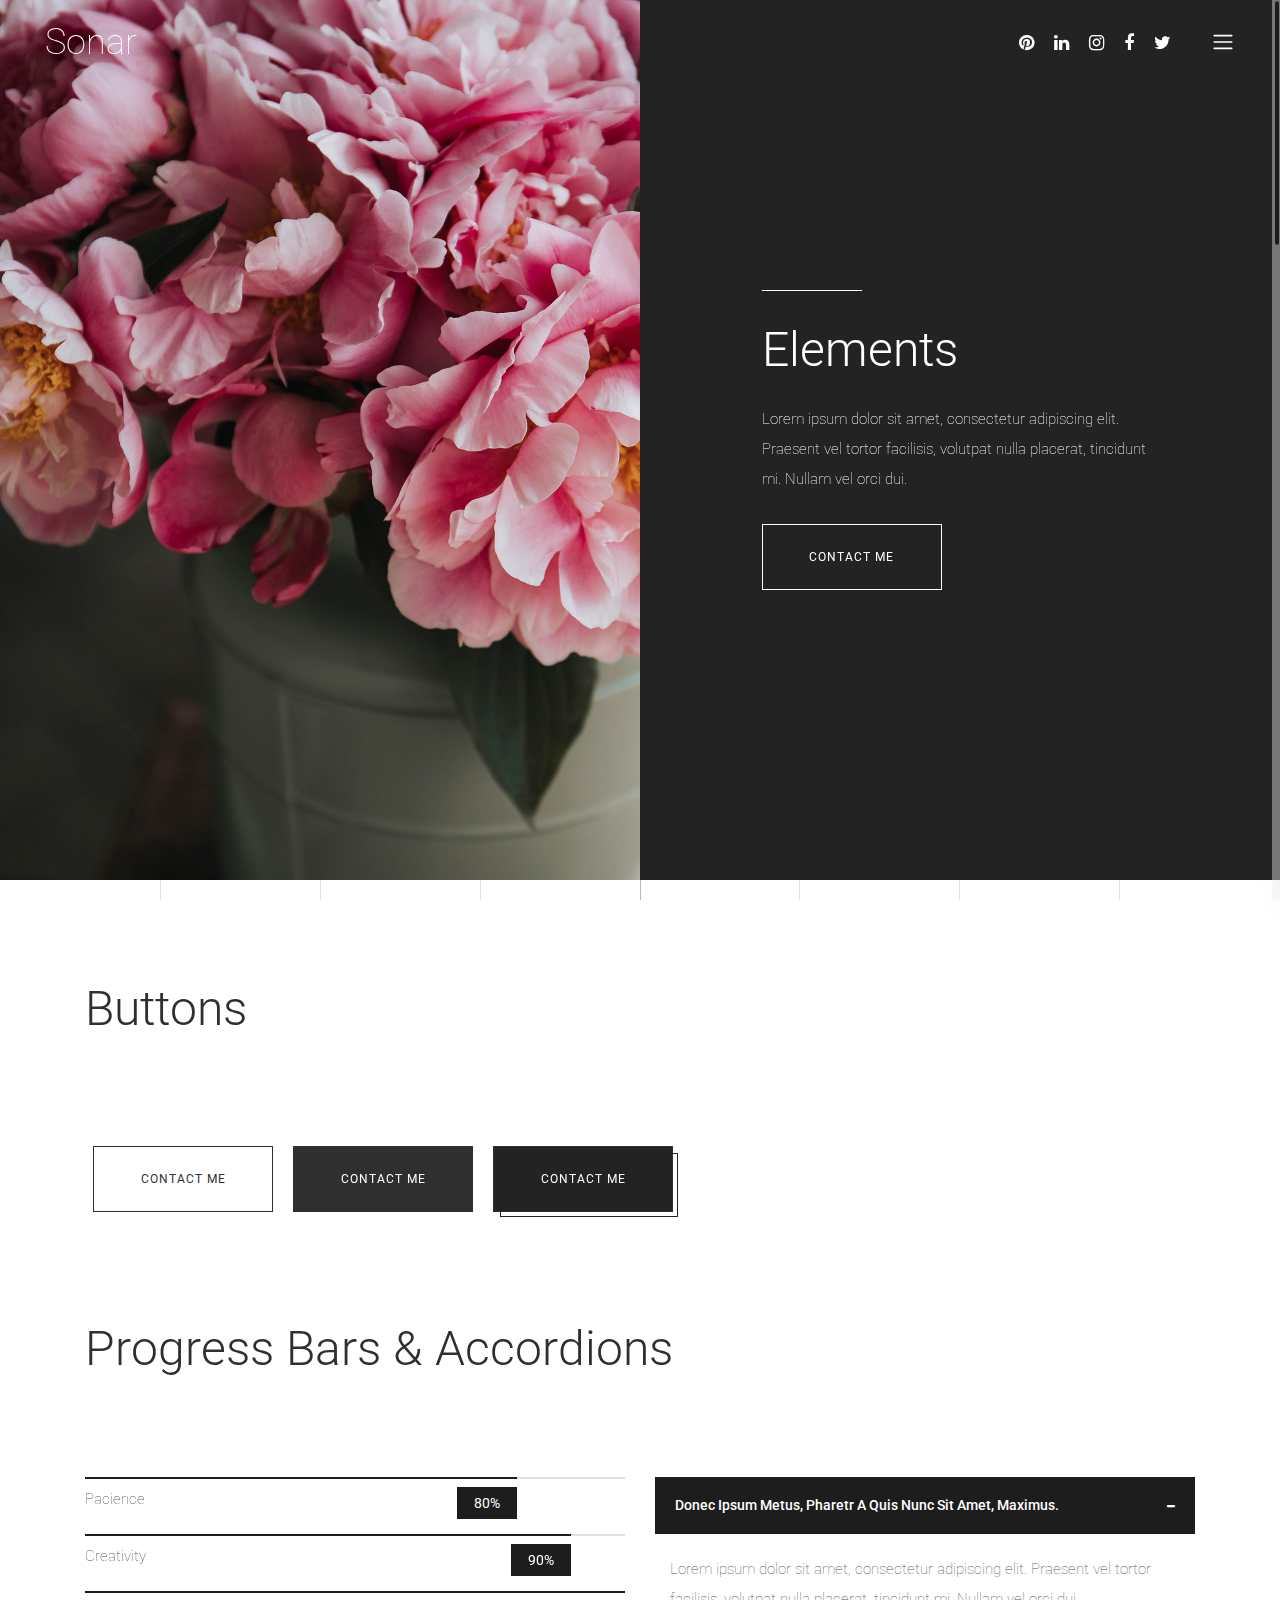
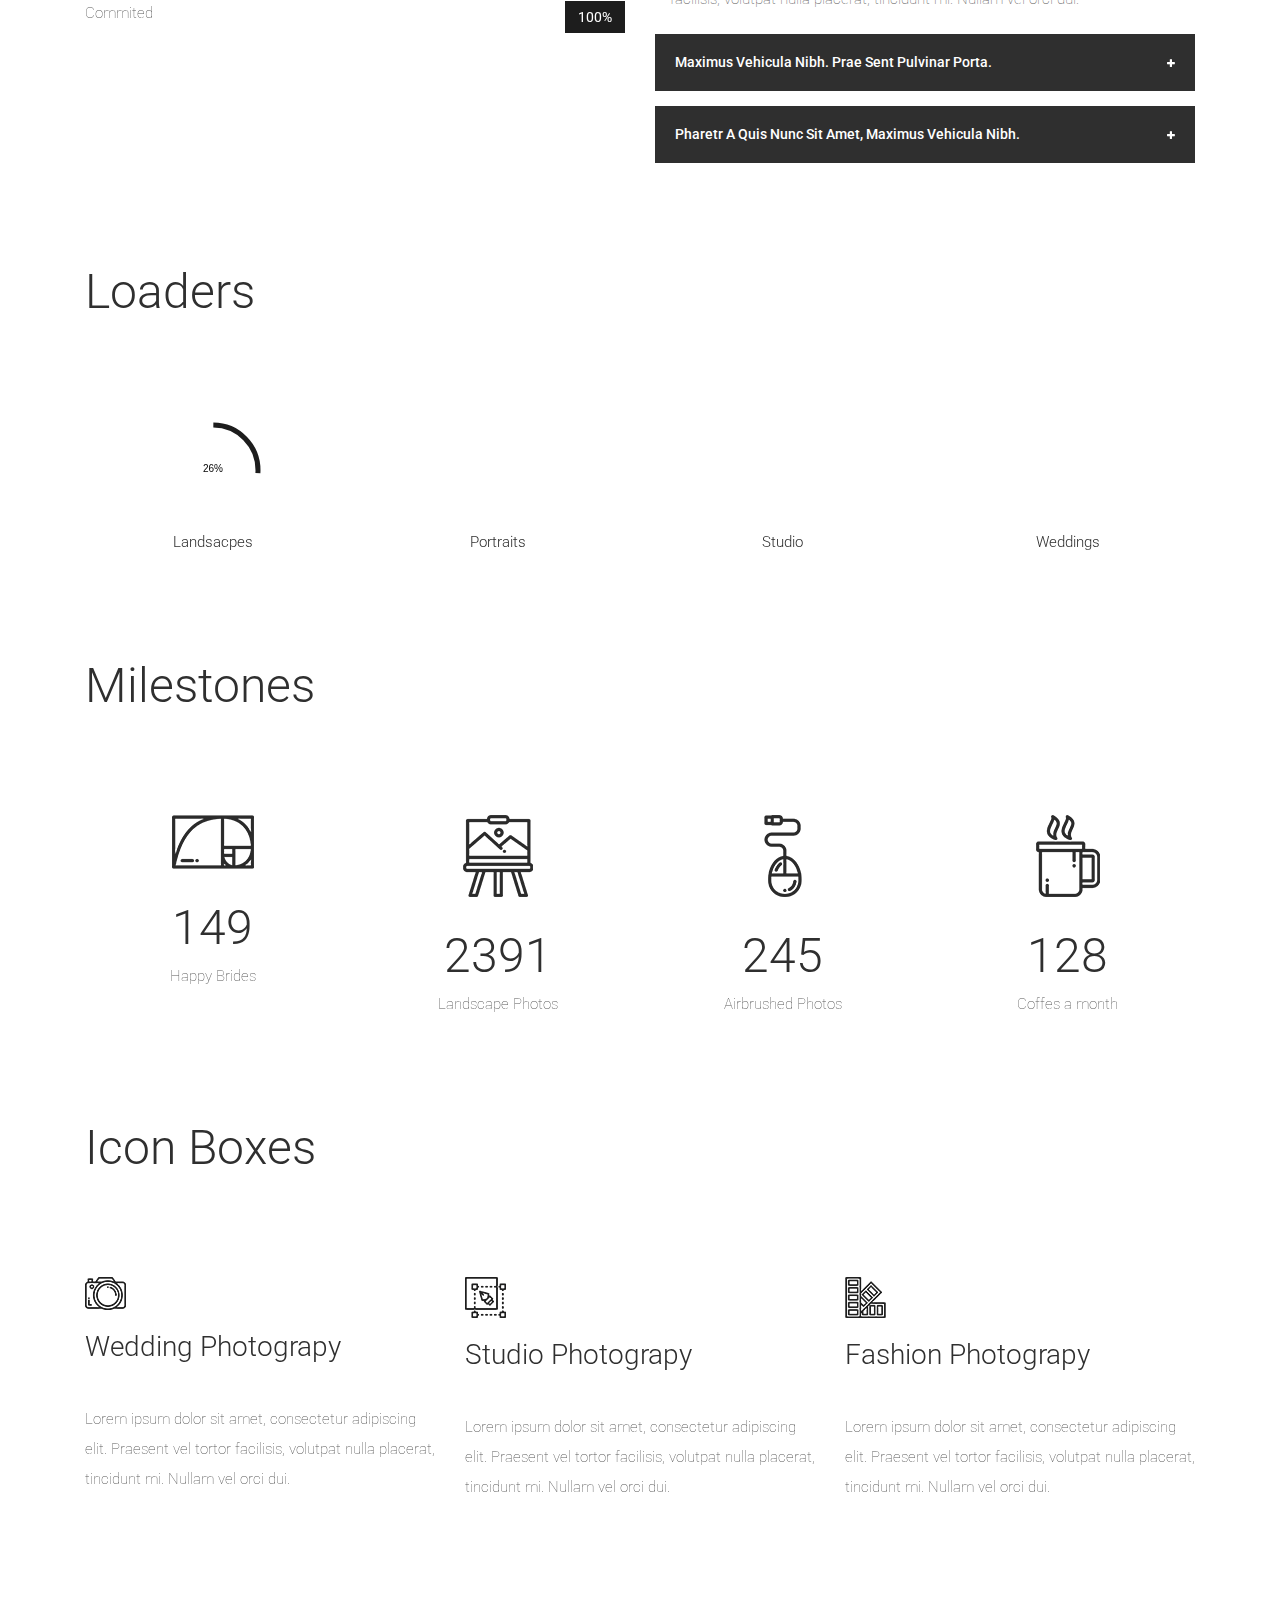
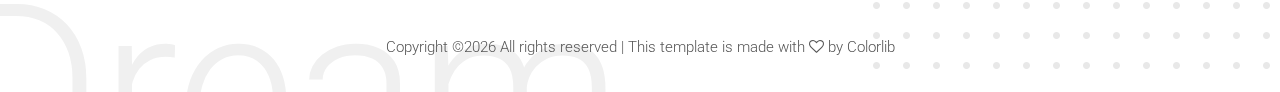
<file: elements.html>
<!DOCTYPE html>
<html lang="en">

<head>
    <meta charset="UTF-8">
    <meta name="description" content="">
    <meta http-equiv="X-UA-Compatible" content="IE=edge">
    <meta name="viewport" content="width=device-width, initial-scale=1, shrink-to-fit=no">
    <!-- The above 4 meta tags *must* come first in the head; any other head content must come *after* these tags -->

    <!-- Title  -->
    <title>Sonar - Photography Template</title>

    <!-- Favicon  -->
    <link rel="icon" href="img/core-img/favicon.ico">

    <!-- Style CSS -->
    <link rel="stylesheet" href="style.css">

</head>

<body>
    <!-- Preloader Start -->
    <div id="preloader">
        <div class="preload-content">
            <div id="sonar-load"></div>
        </div>
    </div>
    <!-- Preloader End -->

    <!-- Grids -->
    <div class="grids d-flex justify-content-between">
        <div class="grid1"></div>
        <div class="grid2"></div>
        <div class="grid3"></div>
        <div class="grid4"></div>
        <div class="grid5"></div>
        <div class="grid6"></div>
        <div class="grid7"></div>
        <div class="grid8"></div>
        <div class="grid9"></div>
    </div>

    <!-- ***** Main Menu Area Start ***** -->
    <div class="mainMenu d-flex align-items-center justify-content-between">
        <!-- Close Icon -->
        <div class="closeIcon">
            <i class="ti-close" aria-hidden="true"></i>
        </div>
        <!-- Logo Area -->
        <div class="logo-area">
            <a href="index.html">Sonar</a>
        </div>
        <!-- Nav -->
        <div class="sonarNav">
            <nav>
                <ul>
                    <li class="nav-item active">
                        <a class="nav-link" href="index.html">Home</a>
                    </li>
                    <li class="nav-item">
                        <a class="nav-link" href="about-me.html">About Me</a>
                    </li>
                    <li class="nav-item">
                        <a class="nav-link" href="services.html">Services</a>
                    </li>
                    <li class="nav-item">
                        <a class="nav-link" href="portfolio.html">Portfolio</a>
                    </li>
                    <li class="nav-item">
                        <a class="nav-link" href="blog.html">Blog</a>
                    </li>
                    <li class="nav-item">
                        <a class="nav-link" href="contact.html">Contact</a>
                    </li>
                    <li class="nav-item">
                        <a class="nav-link" href="elements.html">Elements</a>
                    </li>
                </ul>
            </nav>
        </div>
        <!-- Copwrite Text -->
        <div class="copywrite-text">
            <p><!-- Link back to Colorlib can't be removed. Template is licensed under CC BY 3.0. -->
Copyright &copy;<script>document.write(new Date().getFullYear());</script> All rights reserved | This template is made with <i class="fa fa-heart-o" aria-hidden="true"></i> by <a href="https://colorlib.com" target="_blank">Colorlib</a>
<!-- Link back to Colorlib can't be removed. Template is licensed under CC BY 3.0. -->
</p>
        </div>
    </div>
    <!-- ***** Main Menu Area End ***** -->

    <!-- ***** Header Area Start ***** -->
    <header class="header-area">
        <div class="container-fluid">
            <div class="row">
                <div class="col-12">
                    <div class="menu-area d-flex justify-content-between">
                        <!-- Logo Area  -->
                        <div class="logo-area">
                            <a href="index.html">Sonar</a>
                        </div>

                        <div class="menu-content-area d-flex align-items-center">
                            <!-- Header Social Area -->
                            <div class="header-social-area d-flex align-items-center">
                                <a href="#" data-toggle="tooltip" data-placement="bottom" title="Pinterest"><i class="fa fa-pinterest" aria-hidden="true"></i></a>
                                <a href="#" data-toggle="tooltip" data-placement="bottom" title="Linkedin"><i class="fa fa-linkedin" aria-hidden="true"></i></a>
                                <a href="#" data-toggle="tooltip" data-placement="bottom" title="Instagram"><i class="fa fa-instagram" aria-hidden="true"></i></a>
                                <a href="#" data-toggle="tooltip" data-placement="bottom" title="Facebook"><i class="fa fa-facebook" aria-hidden="true"></i></a>
                                <a href="#" data-toggle="tooltip" data-placement="bottom" title="Twitter"><i class="fa fa-twitter" aria-hidden="true"></i></a>
                            </div>
                            <!-- Menu Icon -->
                            <span class="navbar-toggler-icon" id="menuIcon"></span>
                        </div>
                    </div>
                </div>
            </div>
        </div>
    </header>
    <!-- ***** Header Area End ***** -->

    <!-- ***** Hero Area Start ***** -->
    <div class="hero-area d-flex align-items-center">
        <!-- Hero Thumbnail -->
        <div class="hero-thumbnail equalize bg-img" style="background-image: url(img/bg-img/elements.jpg);"></div>
        
        <!-- Hero Content -->
        <div class="hero-content equalize">
            <div class="container-fluid h-100">
                <div class="row h-100 align-items-center justify-content-center">
                    <div class="col-12 col-md-8">
                        <div class="line"></div>
                        <h2>Elements</h2>
                        <p>Lorem ipsum dolor sit amet, consectetur adipiscing elit. Praesent vel tortor facilisis, volutpat nulla placerat, tincidunt mi. Nullam vel orci dui.</p>
                        <a href="#" class="btn sonar-btn white-btn">contact me</a>
                    </div>
                </div>
            </div>
        </div>
    </div>
    <!-- ***** Hero Area End ***** -->

    <!-- ***** Elements Area Start ***** -->
    <section class="elements-area section-padding-100-0">
        <div class="container">

            <!-- ***** Buttons ***** -->
            <div class="row mb-100">
                <div class="col-12">
                    <div class="elements-title">
                        <h2>Buttons</h2>
                    </div>
                    <!-- Button -->
                    <div class="sonar-buttons-area">
                        <a href="#" class="btn sonar-btn m-2">Contact Me</a>
                        <a href="#" class="btn sonar-btn btn-2 m-2">Contact Me</a>
                        <a href="#" class="btn sonar-btn btn-3 m-2">Contact Me</a>
                    </div>
                </div>
            </div>


            <!-- ***** Progress Bars & Accordions ***** -->
            <div class="row">
                <div class="col-12">
                    <div class="elements-title">
                        <h2>Progress Bars &amp; Accordions</h2>
                    </div>

                    <div class="row">
                        <div class="col-12 col-md-6">
                            <!-- Progress Bar Content Area -->
                            <div class="services-progress-bar mb-100">
                                <!-- Single Progress Bar -->
                                <div class="single_progress_bar">
                                    <div id="bar1" class="barfiller">
                                        <div class="tipWrap">
                                            <span class="tip"></span>
                                        </div>
                                        <span class="fill" data-percentage="80"></span>
                                    </div>
                                    <p>Pacience</p>
                                </div>
                                <!-- Single Progress Bar -->
                                <div class="single_progress_bar">
                                    <div id="bar2" class="barfiller">
                                        <div class="tipWrap">
                                            <span class="tip"></span>
                                        </div>
                                        <span class="fill" data-percentage="90"></span>
                                    </div>
                                    <p>Creativity</p>
                                </div>
                                <!-- Single Progress Bar -->
                                <div class="single_progress_bar">
                                    <div id="bar3" class="barfiller">
                                        <div class="tipWrap">
                                            <span class="tip"></span>
                                        </div>
                                        <span class="fill" data-percentage="100"></span>
                                    </div>
                                    <p>Commited</p>
                                </div>
                            </div>
                        </div>

                        <div class="col-12 col-md-6">
                            <div class="accordions mb-100" id="accordion" role="tablist" aria-multiselectable="true">
                                <!-- single accordian area -->
                                <div class="panel single-accordion">
                                    <h6><a role="button" class="" aria-expanded="true" aria-controls="collapseOne" data-toggle="collapse" data-parent="#accordion" href="#collapseOne">Donec ipsum metus, pharetr a quis nunc sit amet, maximus.
                                    <span class="accor-open"><i class="fa fa-plus" aria-hidden="true"></i></span>
                                    <span class="accor-close"><i class="fa fa-minus" aria-hidden="true"></i></span>
                                    </a></h6>
                                    <div id="collapseOne" class="accordion-content collapse show">
                                        <p>Lorem ipsum dolor sit amet, consectetur adipiscing elit. Praesent vel tortor facilisis, volutpat nulla placerat, tincidunt mi. Nullam vel orci dui.</p>
                                    </div>
                                </div>
                                <!-- single accordian area -->
                                <div class="panel single-accordion">
                                    <h6>
                                        <a role="button" class="collapsed" aria-expanded="true" aria-controls="collapseTwo" data-parent="#accordion" data-toggle="collapse" href="#collapseTwo">Maximus vehicula nibh. Prae sent pulvinar porta.
                                        <span class="accor-open"><i class="fa fa-plus" aria-hidden="true"></i></span>
                                        <span class="accor-close"><i class="fa fa-minus" aria-hidden="true"></i></span>
                                        </a>
                                    </h6>
                                    <div id="collapseTwo" class="accordion-content collapse">
                                        <p>Lorem ipsum dolor sit amet, consectetur adipiscing elit. Praesent vel tortor facilisis, volutpat nulla placerat, tincidunt mi. Nullam vel orci dui.</p>
                                    </div>
                                </div>
                                <!-- single accordian area -->
                                <div class="panel single-accordion">
                                    <h6>
                                        <a role="button" aria-expanded="true" aria-controls="collapseThree" class="collapsed" data-parent="#accordion" data-toggle="collapse" href="#collapseThree">Pharetr a quis nunc sit amet, maximus vehicula nibh.
                                        <span class="accor-open"><i class="fa fa-plus" aria-hidden="true"></i></span>
                                        <span class="accor-close"><i class="fa fa-minus" aria-hidden="true"></i></span>
                                    </a>
                                    </h6>
                                    <div id="collapseThree" class="accordion-content collapse">
                                        <p>Lorem ipsum dolor sit amet, consectetur adipiscing elit. Praesent vel tortor facilisis, volutpat nulla placerat, tincidunt mi. Nullam vel orci dui.</p>
                                    </div>
                                </div>
                            </div>
                        </div>
                    </div>
                </div>
            </div>

            <!-- ***** Loaders ***** -->
            <div class="row">
                <div class="col-12">
                    <div class="elements-title">
                        <h2>Loaders</h2>
                    </div>

                    <div class="our-skills-area text-center">
                        <div class="row">
                            <div class="col-12 col-sm-6 col-md-3">
                                <div class="single-pie-bar mb-100" data-percent="90">
                                    <canvas class="bar-circle" width="100" height="100"></canvas>
                                    <p>Landsacpes</p>
                                </div>
                            </div>
                            <div class="col-12 col-sm-6 col-md-3">
                                <div class="single-pie-bar mb-100" data-percent="65">
                                    <canvas class="bar-circle" width="100" height="100"></canvas>
                                    <p>Portraits</p>
                                </div>
                            </div>
                            <div class="col-12 col-sm-6 col-md-3">
                                <div class="single-pie-bar mb-100" data-percent="25">
                                    <canvas class="bar-circle" width="100" height="100"></canvas>
                                    <p>Studio</p>
                                </div>
                            </div>
                            <div class="col-12 col-sm-6 col-md-3">
                                <div class="single-pie-bar mb-100" data-percent="69">
                                    <canvas class="bar-circle" width="100" height="100"></canvas>
                                    <p>Weddings</p>
                                </div>
                            </div>
                        </div>
                    </div>

                </div>
            </div>

            <!-- ***** Milestones ***** -->
            <div class="row">
                <div class="col-12">
                    <div class="elements-title">
                        <h2>Milestones</h2>
                    </div>
                </div>

                <!-- Single Cool Fact-->
                <div class="col-12 col-sm-6 col-lg-3">
                    <div class="single-cool-fact-area text-center mb-100">
                        <img src="img/core-img/golden-ratio.png" alt="">
                        <h2><span class="counter">149</span></h2>
                        <p>Happy Brides</p>
                    </div>
                </div>
                <!-- Single Cool Fact-->
                <div class="col-12 col-sm-6 col-lg-3">
                    <div class="single-cool-fact-area text-center mb-100">
                        <img src="img/core-img/canvas.png" alt="">
                        <h2><span class="counter">2391</span></h2>
                        <p>Landscape Photos</p>
                    </div>
                </div>
                <!-- Single Cool Fact-->
                <div class="col-12 col-sm-6 col-lg-3">
                    <div class="single-cool-fact-area text-center mb-100">
                        <img src="img/core-img/mouse.png" alt="">
                        <h2><span class="counter">245</span></h2>
                        <p>Airbrushed Photos</p>
                    </div>
                </div>
                <!-- Single Cool Fact-->
                <div class="col-12 col-sm-6 col-lg-3">
                    <div class="single-cool-fact-area text-center mb-100">
                        <img src="img/core-img/coffee.png" alt="">
                        <h2><span class="counter">128</span></h2>
                        <p>Coffes a month</p>
                    </div>
                </div>
            </div>

            <!-- ***** Icon Boxes ***** -->
            <div class="row mb-50">
                <div class="col-12">
                    <div class="elements-title">
                        <h2>Icon boxes</h2>
                    </div>
                </div>

                <!-- Single Services Area -->
                <div class="col-12 col-md-4">
                    <div class="single-services-area">
                        <img src="img/core-img/camera.png" alt="">
                        <h4>Wedding Photograpy</h4>
                        <p>Lorem ipsum dolor sit amet, consectetur adipiscing elit. Praesent vel tortor facilisis, volutpat nulla placerat, tincidunt mi. Nullam vel orci dui.</p>
                    </div>
                </div>
                <!-- Single Services Area -->
                <div class="col-12 col-md-4">
                    <div class="single-services-area">
                        <img src="img/core-img/vector.png" alt="">
                        <h4>Studio Photograpy</h4>
                        <p>Lorem ipsum dolor sit amet, consectetur adipiscing elit. Praesent vel tortor facilisis, volutpat nulla placerat, tincidunt mi. Nullam vel orci dui.</p>
                    </div>
                </div>
                <!-- Single Services Area -->
                <div class="col-12 col-md-4">
                    <div class="single-services-area">
                        <img src="img/core-img/pantone.png" alt="">
                        <h4>Fashion Photograpy</h4>
                        <p>Lorem ipsum dolor sit amet, consectetur adipiscing elit. Praesent vel tortor facilisis, volutpat nulla placerat, tincidunt mi. Nullam vel orci dui.</p>
                    </div>
                </div>
            </div>

        </div>
    </section>
    <!-- ***** Elements Area End ***** -->

    <!-- ***** Footer Area Start ***** -->
    <footer class="footer-area">
        <!-- back end content -->
        <div class="backEnd-content">
            <img class="dots" src="img/core-img/dots.png" alt="">
            <h2>Dream</h2>
        </div>

        <div class="container">
            <div class="row">
                <div class="col-12">
                    <!-- Copywrite Text -->
                    <div class="copywrite-text">
                        <p><!-- Link back to Colorlib can't be removed. Template is licensed under CC BY 3.0. -->
Copyright &copy;<script>document.write(new Date().getFullYear());</script> All rights reserved | This template is made with <i class="fa fa-heart-o" aria-hidden="true"></i> by <a href="https://colorlib.com" target="_blank">Colorlib</a>
<!-- Link back to Colorlib can't be removed. Template is licensed under CC BY 3.0. -->
</p>
                    </div>
                </div>
            </div>
        </div>
    </footer>
    <!-- ***** Footer Area End ***** -->

    <!-- jQuery (Necessary for All JavaScript Plugins) -->
    <script src="js/jquery/jquery-2.2.4.min.js"></script>
    <!-- Popper js -->
    <script src="js/popper.min.js"></script>
    <!-- Bootstrap js -->
    <script src="js/bootstrap.min.js"></script>
    <!-- Plugins js -->
    <script src="js/plugins.js"></script>
    <!-- Active js -->
    <script src="js/active.js"></script>

</body>

</html>
</file>
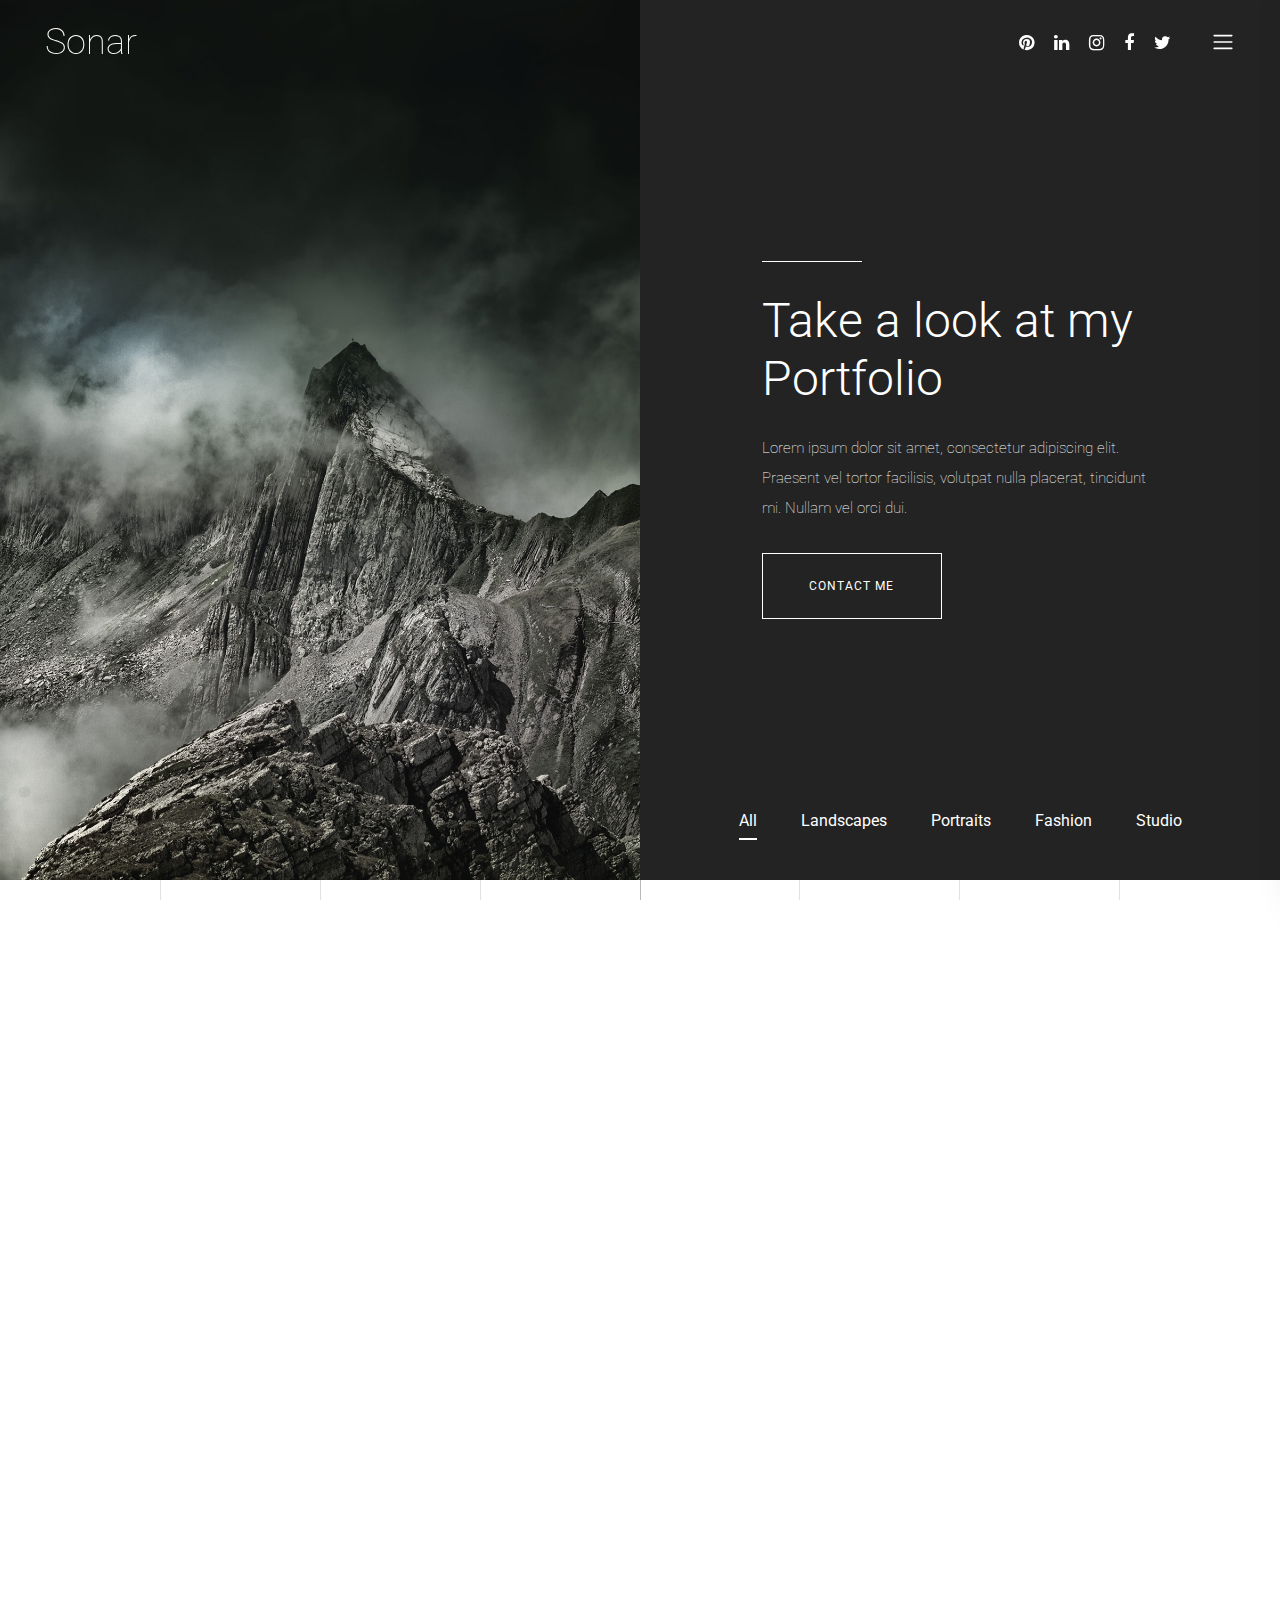
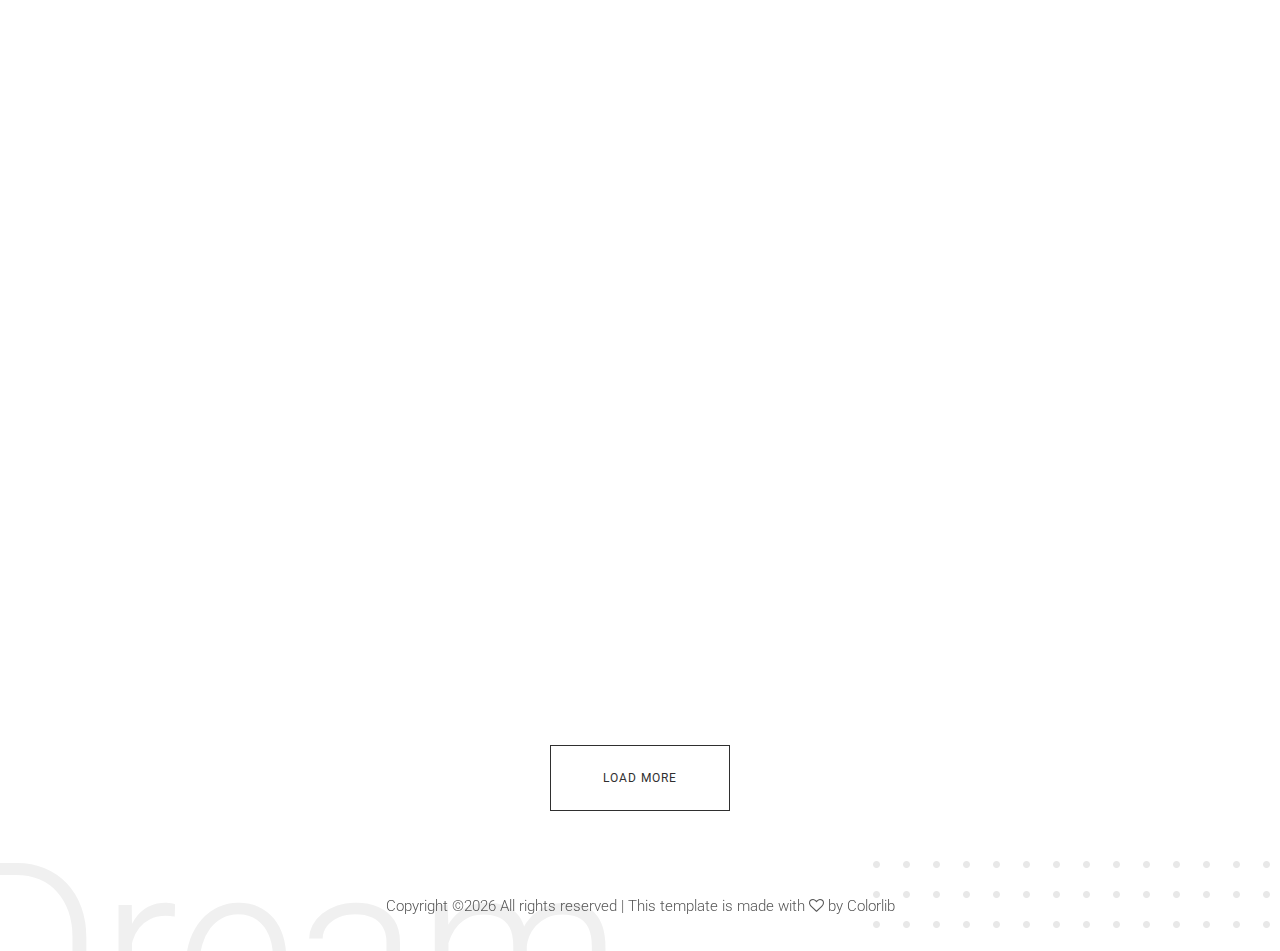
<file: portfolio.html>
<!DOCTYPE html>
<html lang="en">

<head>
    <meta charset="UTF-8">
    <meta name="description" content="">
    <meta http-equiv="X-UA-Compatible" content="IE=edge">
    <meta name="viewport" content="width=device-width, initial-scale=1, shrink-to-fit=no">
    <!-- The above 4 meta tags *must* come first in the head; any other head content must come *after* these tags -->

    <!-- Title  -->
    <title>Sonar - Photography Template</title>

    <!-- Favicon  -->
    <link rel="icon" href="img/core-img/favicon.ico">

    <!-- Style CSS -->
    <link rel="stylesheet" href="style.css">

</head>

<body>
    <!-- Preloader Start -->
    <div id="preloader">
        <div class="preload-content">
            <div id="sonar-load"></div>
        </div>
    </div>
    <!-- Preloader End -->

    <!-- Grids -->
    <div class="grids d-flex justify-content-between">
        <div class="grid1"></div>
        <div class="grid2"></div>
        <div class="grid3"></div>
        <div class="grid4"></div>
        <div class="grid5"></div>
        <div class="grid6"></div>
        <div class="grid7"></div>
        <div class="grid8"></div>
        <div class="grid9"></div>
    </div>

    <!-- ***** Main Menu Area Start ***** -->
    <div class="mainMenu d-flex align-items-center justify-content-between">
        <!-- Close Icon -->
        <div class="closeIcon">
            <i class="ti-close" aria-hidden="true"></i>
        </div>
        <!-- Logo Area -->
        <div class="logo-area">
            <a href="index.html">Sonar</a>
        </div>
        <!-- Nav -->
        <div class="sonarNav">
            <nav>
                <ul>
                    <li class="nav-item active">
                        <a class="nav-link" href="index.html">Home</a>
                    </li>
                    <li class="nav-item">
                        <a class="nav-link" href="about-me.html">About Me</a>
                    </li>
                    <li class="nav-item">
                        <a class="nav-link" href="services.html">Services</a>
                    </li>
                    <li class="nav-item">
                        <a class="nav-link" href="portfolio.html">Portfolio</a>
                    </li>
                    <li class="nav-item">
                        <a class="nav-link" href="blog.html">Blog</a>
                    </li>
                    <li class="nav-item">
                        <a class="nav-link" href="contact.html">Contact</a>
                    </li>
                    <li class="nav-item">
                        <a class="nav-link" href="elements.html">Elements</a>
                    </li>
                </ul>
            </nav>
        </div>
        <!-- Copwrite Text -->
        <div class="copywrite-text">
            <p><!-- Link back to Colorlib can't be removed. Template is licensed under CC BY 3.0. -->
Copyright &copy;<script>document.write(new Date().getFullYear());</script> All rights reserved | This template is made with <i class="fa fa-heart-o" aria-hidden="true"></i> by <a href="https://colorlib.com" target="_blank">Colorlib</a>
<!-- Link back to Colorlib can't be removed. Template is licensed under CC BY 3.0. -->
</p>
        </div>
    </div>
    <!-- ***** Main Menu Area End ***** -->

    <!-- ***** Header Area Start ***** -->
    <header class="header-area">
        <div class="container-fluid">
            <div class="row">
                <div class="col-12">
                    <div class="menu-area d-flex justify-content-between">
                        <!-- Logo Area  -->
                        <div class="logo-area">
                            <a href="index.html">Sonar</a>
                        </div>

                        <div class="menu-content-area d-flex align-items-center">
                            <!-- Header Social Area -->
                            <div class="header-social-area d-flex align-items-center">
                                <a href="#" data-toggle="tooltip" data-placement="bottom" title="Pinterest"><i class="fa fa-pinterest" aria-hidden="true"></i></a>
                                <a href="#" data-toggle="tooltip" data-placement="bottom" title="Linkedin"><i class="fa fa-linkedin" aria-hidden="true"></i></a>
                                <a href="#" data-toggle="tooltip" data-placement="bottom" title="Instagram"><i class="fa fa-instagram" aria-hidden="true"></i></a>
                                <a href="#" data-toggle="tooltip" data-placement="bottom" title="Facebook"><i class="fa fa-facebook" aria-hidden="true"></i></a>
                                <a href="#" data-toggle="tooltip" data-placement="bottom" title="Twitter"><i class="fa fa-twitter" aria-hidden="true"></i></a>
                            </div>
                            <!-- Menu Icon -->
                            <span class="navbar-toggler-icon" id="menuIcon"></span>
                        </div>
                    </div>
                </div>
            </div>
        </div>
    </header>
    <!-- ***** Header Area End ***** -->

    <!-- ***** Hero Area Start ***** -->
    <div class="hero-area d-flex align-items-center">
        <!-- Hero Thumbnail -->
        <div class="hero-thumbnail equalize bg-img" style="background-image: url(img/bg-img/portfolio.jpg);"></div>
        
        <!-- Hero Content -->
        <div class="hero-content equalize">
            <div class="container-fluid h-100">
                <div class="row h-100 align-items-center justify-content-center">
                    <div class="col-12 col-md-8">
                        <div class="line"></div>
                        <h2>Take a look at my Portfolio</h2>
                        <p>Lorem ipsum dolor sit amet, consectetur adipiscing elit. Praesent vel tortor facilisis, volutpat nulla placerat, tincidunt mi. Nullam vel orci dui.</p>
                        <a href="#" class="btn sonar-btn white-btn">contact me</a>
                    </div>
                </div>
            </div>
        </div>

        <!-- Portfolio Menu -->
        <div class="sonar-portfolio-menu">
            <div class="text-center portfolio-menu">
                <button class="btn active" data-filter="*">All</button>
                <button class="btn" data-filter=".landscapes">Landscapes</button>
                <button class="btn" data-filter=".portraits">Portraits</button>
                <button class="btn" data-filter=".fashion">Fashion</button>
                <button class="btn" data-filter=".studio">Studio</button>
            </div>
        </div>
    </div>
    <!-- ***** Hero Area End ***** -->

    <!-- ****** Gallery Area Start ****** -->
    <section class="sonar-projects-area" id="projects">
        <div class="container-fluid">
            <div class="row sonar-portfolio">

                <!-- Single gallery Item -->
                <div class="col-12 col-sm-6 col-lg-3 single_gallery_item landscapes studio wow fadeInUpBig" data-wow-delay="300ms">
                    <a class="gallery-img" href="img/portfolio-img/1.jpg"><img src="img/portfolio-img/1.jpg" alt=""></a>
                    <!-- Gallery Content -->
                    <div class="gallery-content">
                        <h4>Mountains in the mist</h4>
                        <p>Landscapes</p>
                    </div>
                </div>

                <!-- Single gallery Item -->
                <div class="col-12 col-sm-6 col-lg-3 single_gallery_item portraits fashion wow fadeInUpBig" data-wow-delay="500ms">
                    <a class="gallery-img" href="img/portfolio-img/2.jpg"><img src="img/portfolio-img/2.jpg" alt=""></a>
                    <!-- Gallery Content -->
                    <div class="gallery-content">
                        <h4>A beautifull encounter</h4>
                        <p>Portrait</p>
                    </div>
                </div>

                <!-- Single gallery Item -->
                <div class="col-12 col-sm-6 col-lg-3 single_gallery_item landscapes studio wow fadeInUpBig" data-wow-delay="700ms">
                    <a class="gallery-img" href="img/portfolio-img/3.jpg"><img src="img/portfolio-img/3.jpg" alt=""></a>
                    <!-- Gallery Content -->
                    <div class="gallery-content">
                        <h4>Mountains in the mist</h4>
                        <p>Landscapes</p>
                    </div>
                </div>

                <!-- Single gallery Item -->
                <div class="col-12 col-sm-6 col-lg-3 single_gallery_item portraits studio wow fadeInUpBig" data-wow-delay="900ms">
                    <a class="gallery-img" href="img/portfolio-img/4.jpg"><img src="img/portfolio-img/4.jpg" alt=""></a>
                    <!-- Gallery Content -->
                    <div class="gallery-content">
                        <h4>A beautifull encounter</h4>
                        <p>Portrait</p>
                    </div>
                </div>

                <!-- Single gallery Item -->
                <div class="col-12 col-sm-6 col-lg-3 single_gallery_item landscapes fashion wow fadeInUpBig" data-wow-delay="300ms">
                    <a class="gallery-img" href="img/portfolio-img/5.jpg"><img src="img/portfolio-img/5.jpg" alt=""></a>
                    <!-- Gallery Content -->
                    <div class="gallery-content">
                        <h4>Mountains in the mist</h4>
                        <p>Landscapes</p>
                    </div>
                </div>

                <!-- Single gallery Item -->
                <div class="col-12 col-sm-6 col-lg-3 single_gallery_item portraits fashion wow fadeInUpBig" data-wow-delay="500ms">
                    <a class="gallery-img" href="img/portfolio-img/6.jpg"><img src="img/portfolio-img/6.jpg" alt=""></a>
                    <!-- Gallery Content -->
                    <div class="gallery-content">
                        <h4>A beautifull encounter</h4>
                        <p>Portrait</p>
                    </div>
                </div>

                <!-- Single gallery Item -->
                <div class="col-12 col-sm-6 col-lg-3 single_gallery_item landscapes fashion wow fadeInUpBig" data-wow-delay="700ms">
                    <a class="gallery-img" href="img/portfolio-img/7.jpg"><img src="img/portfolio-img/7.jpg" alt=""></a>
                    <!-- Gallery Content -->
                    <div class="gallery-content">
                        <h4>Mountains in the mist</h4>
                        <p>Landscapes</p>
                    </div>
                </div>

                <!-- Single gallery Item -->
                <div class="col-12 col-sm-6 col-lg-3 single_gallery_item portraits studio wow fadeInUpBig" data-wow-delay="900ms">
                    <a class="gallery-img" href="img/portfolio-img/8.jpg"><img src="img/portfolio-img/8.jpg" alt=""></a>
                    <!-- Gallery Content -->
                    <div class="gallery-content">
                        <h4>A beautifull encounter</h4>
                        <p>Portrait</p>
                    </div>
                </div>

                <!-- Single gallery Item -->
                <div class="col-12 col-sm-6 col-lg-3 single_gallery_item landscapes studio wow fadeInUpBig" data-wow-delay="300ms">
                    <a class="gallery-img" href="img/portfolio-img/9.jpg"><img src="img/portfolio-img/9.jpg" alt=""></a>
                    <!-- Gallery Content -->
                    <div class="gallery-content">
                        <h4>Mountains in the mist</h4>
                        <p>Landscapes</p>
                    </div>
                </div>

                <!-- Single gallery Item -->
                <div class="col-12 col-sm-6 col-lg-3 single_gallery_item portraits wow fadeInUpBig" data-wow-delay="500ms">
                    <a class="gallery-img" href="img/portfolio-img/10.jpg"><img src="img/portfolio-img/10.jpg" alt=""></a>
                    <!-- Gallery Content -->
                    <div class="gallery-content">
                        <h4>A beautifull encounter</h4>
                        <p>Portrait</p>
                    </div>
                </div>

                <!-- Single gallery Item -->
                <div class="col-12 col-sm-6 col-lg-3 single_gallery_item landscapes wow fadeInUpBig" data-wow-delay="700ms">
                    <a class="gallery-img" href="img/portfolio-img/11.jpg"><img src="img/portfolio-img/11.jpg" alt=""></a>
                    <!-- Gallery Content -->
                    <div class="gallery-content">
                        <h4>Mountains in the mist</h4>
                        <p>Landscapes</p>
                    </div>
                </div>

                <!-- Single gallery Item -->
                <div class="col-12 col-sm-6 col-lg-3 single_gallery_item portraits wow fadeInUpBig" data-wow-delay="900ms">
                    <a class="gallery-img" href="img/portfolio-img/12.jpg"><img src="img/portfolio-img/12.jpg" alt=""></a>
                    <!-- Gallery Content -->
                    <div class="gallery-content">
                        <h4>A beautifull encounter</h4>
                        <p>Portrait</p>
                    </div>
                </div>
            </div>

            <div class="row">
                <div class="col-12 text-center">
                    <a href="#" class="btn sonar-btn">Load More</a>
                </div>
            </div>
        </div>
    </section>
    <!-- ****** Gallery Area End ****** -->

    <!-- ***** Footer Area Start ***** -->
    <footer class="footer-area">
        <!-- back end content -->
        <div class="backEnd-content">
            <img class="dots" src="img/core-img/dots.png" alt="">
            <h2>Dream</h2>
        </div>
        
        <div class="container">
            <div class="row">
                <div class="col-12">
                    <!-- Copywrite Text -->
                    <div class="copywrite-text">
                        <p><!-- Link back to Colorlib can't be removed. Template is licensed under CC BY 3.0. -->
Copyright &copy;<script>document.write(new Date().getFullYear());</script> All rights reserved | This template is made with <i class="fa fa-heart-o" aria-hidden="true"></i> by <a href="https://colorlib.com" target="_blank">Colorlib</a>
<!-- Link back to Colorlib can't be removed. Template is licensed under CC BY 3.0. -->
</p>
                    </div>
                </div>
            </div>
        </div>
    </footer>
    <!-- ***** Footer Area End ***** -->

    <!-- jQuery (Necessary for All JavaScript Plugins) -->
    <script src="js/jquery/jquery-2.2.4.min.js"></script>
    <!-- Popper js -->
    <script src="js/popper.min.js"></script>
    <!-- Bootstrap js -->
    <script src="js/bootstrap.min.js"></script>
    <!-- Plugins js -->
    <script src="js/plugins.js"></script>
    <!-- Active js -->
    <script src="js/active.js"></script>

</body>

</html>
</file>
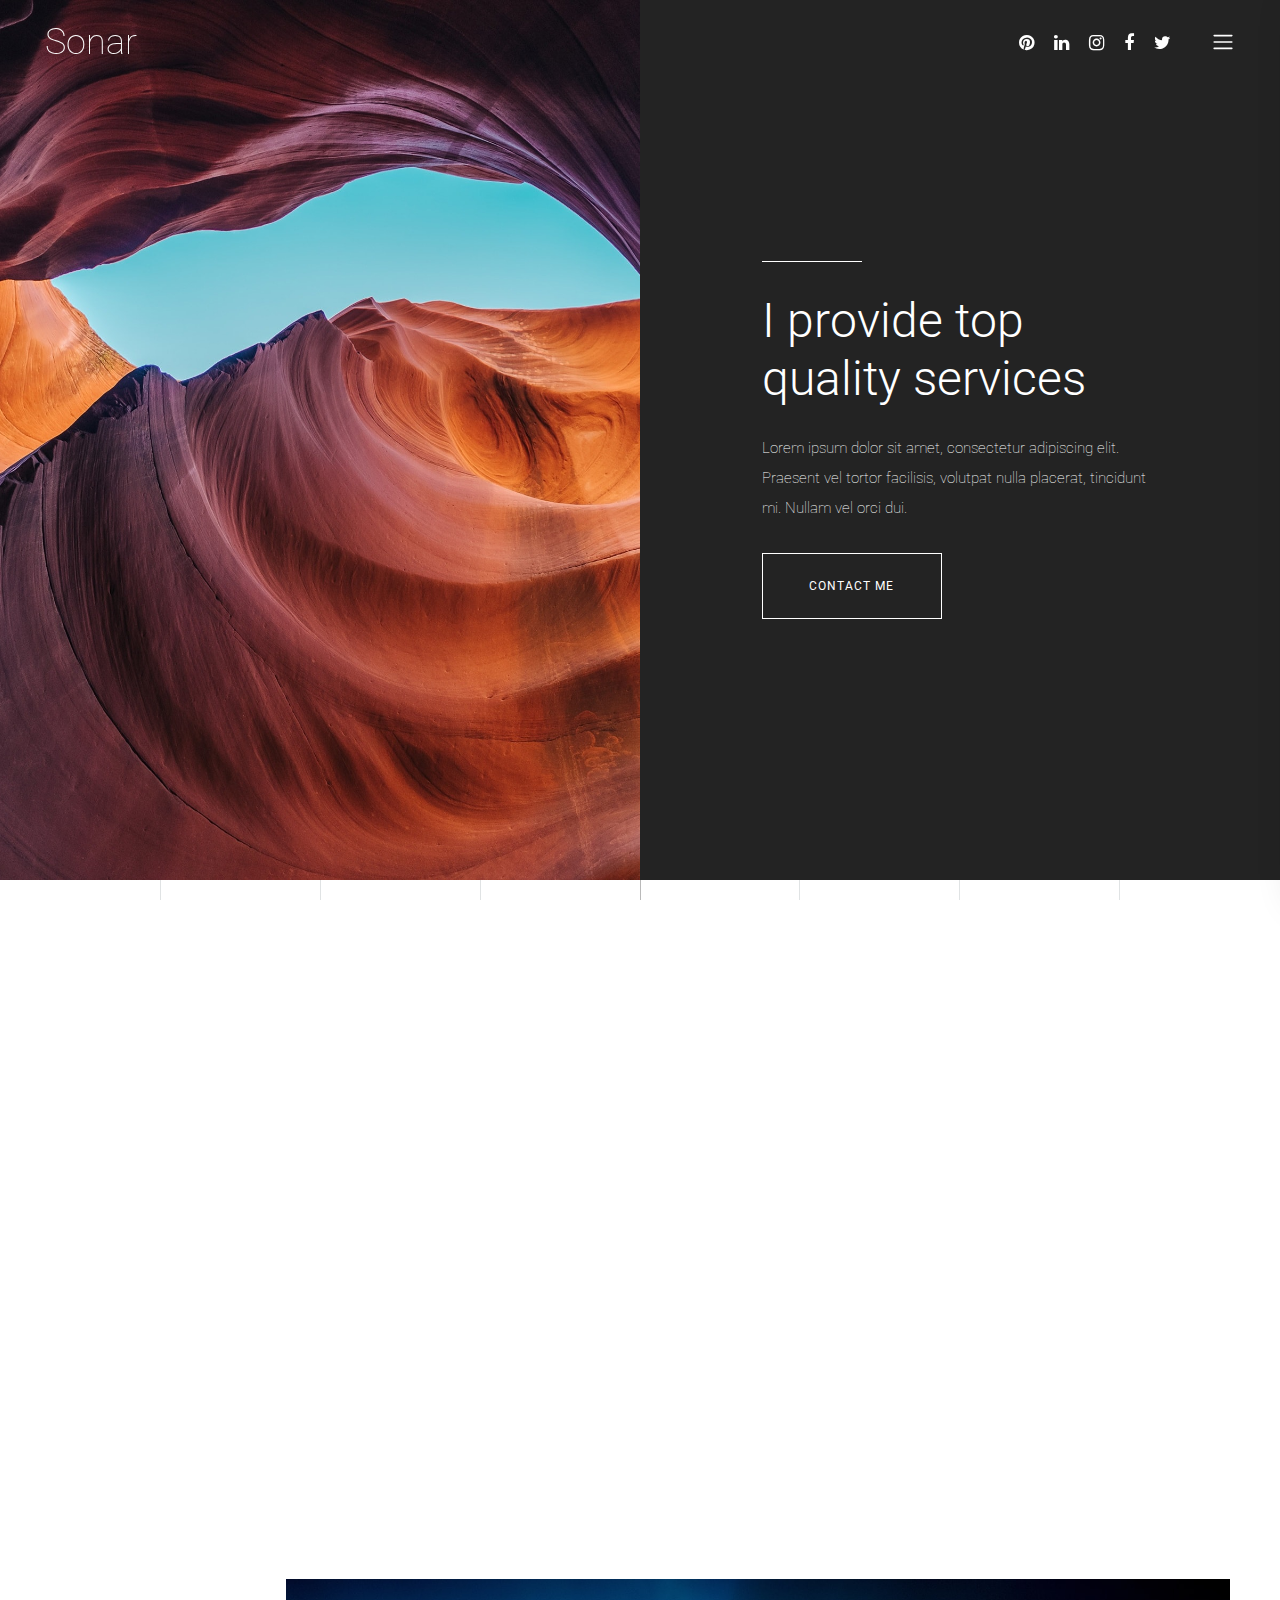
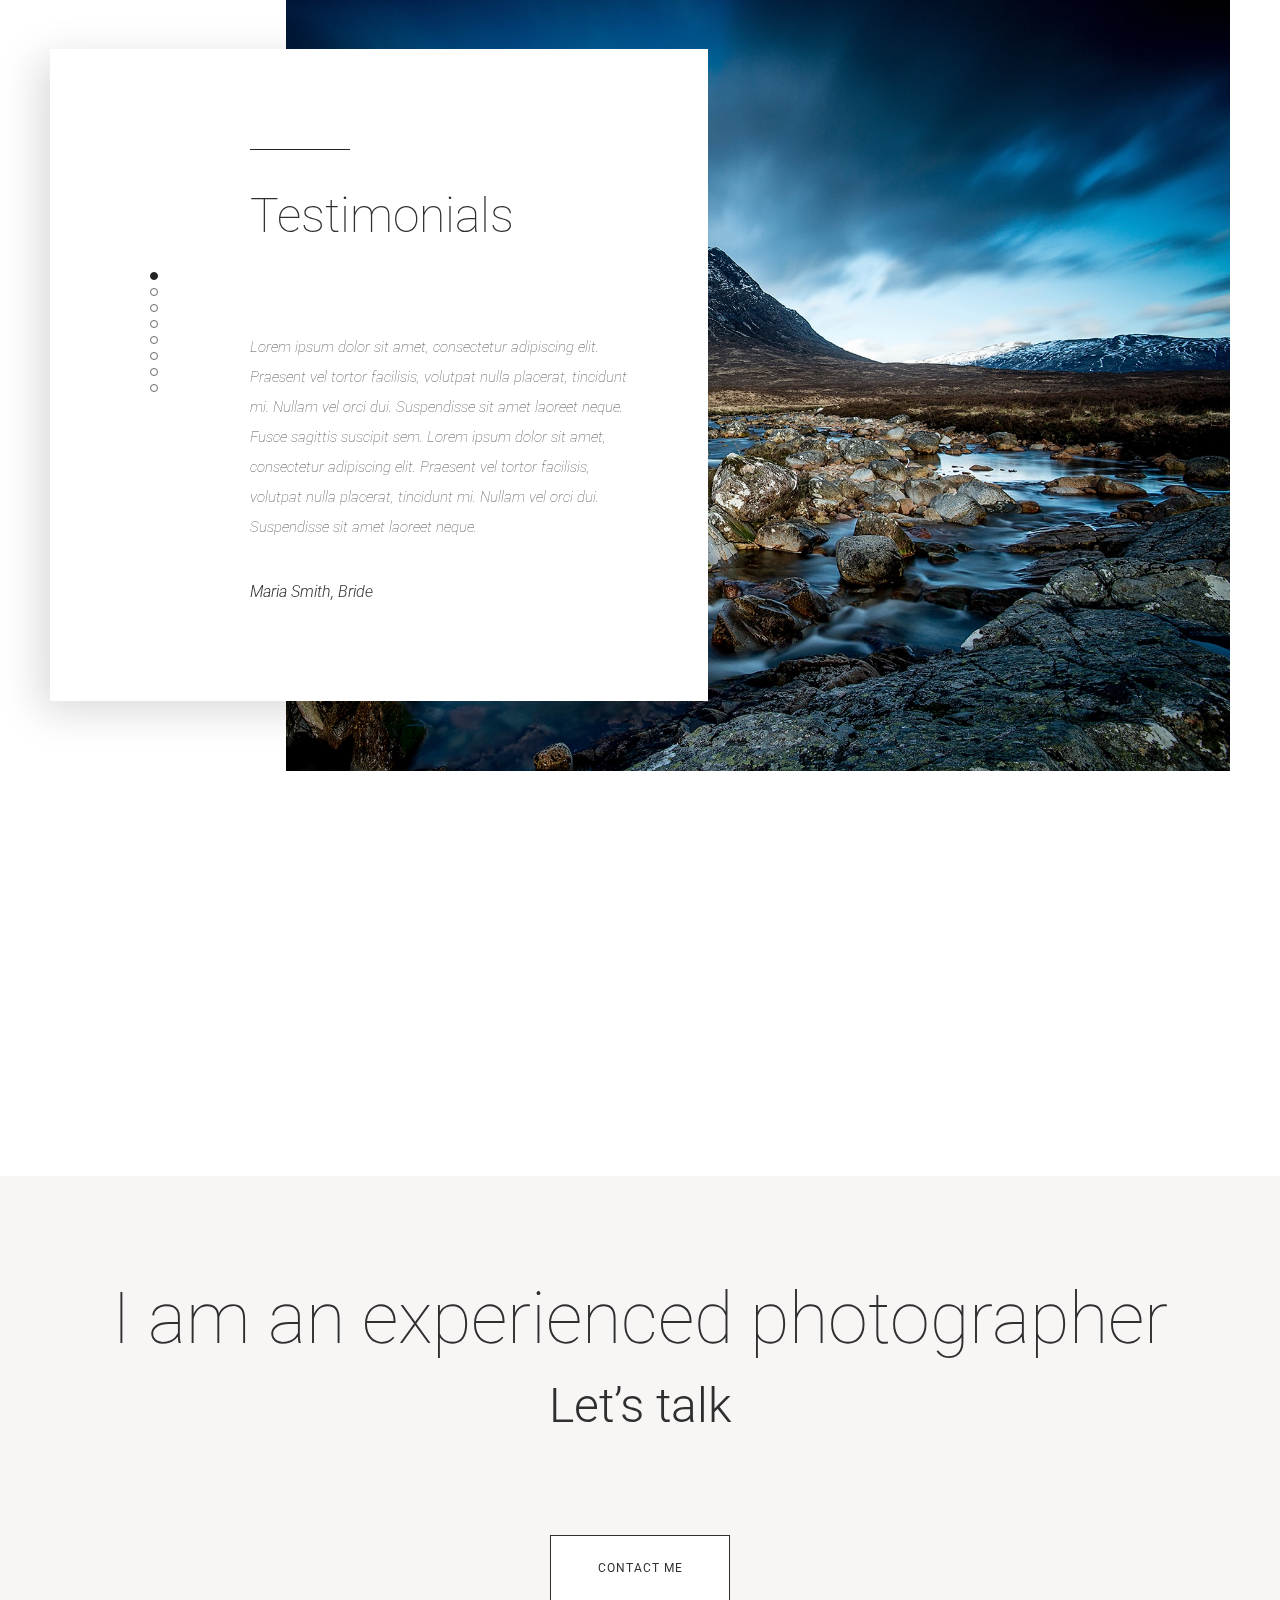
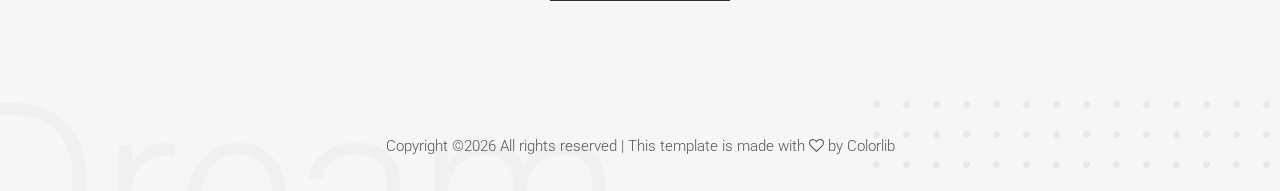
<file: services.html>
<!DOCTYPE html>
<html lang="en">

<head>
    <meta charset="UTF-8">
    <meta name="description" content="">
    <meta http-equiv="X-UA-Compatible" content="IE=edge">
    <meta name="viewport" content="width=device-width, initial-scale=1, shrink-to-fit=no">
    <!-- The above 4 meta tags *must* come first in the head; any other head content must come *after* these tags -->

    <!-- Title  -->
    <title>Sonar - Photography Template</title>

    <!-- Favicon  -->
    <link rel="icon" href="img/core-img/favicon.ico">

    <!-- Style CSS -->
    <link rel="stylesheet" href="style.css">

</head>

<body>
    <!-- Preloader Start -->
    <div id="preloader">
        <div class="preload-content">
            <div id="sonar-load"></div>
        </div>
    </div>
    <!-- Preloader End -->

    <!-- Grids -->
    <div class="grids d-flex justify-content-between">
        <div class="grid1"></div>
        <div class="grid2"></div>
        <div class="grid3"></div>
        <div class="grid4"></div>
        <div class="grid5"></div>
        <div class="grid6"></div>
        <div class="grid7"></div>
        <div class="grid8"></div>
        <div class="grid9"></div>
    </div>

    <!-- ***** Main Menu Area Start ***** -->
    <div class="mainMenu d-flex align-items-center justify-content-between">
        <!-- Close Icon -->
        <div class="closeIcon">
            <i class="ti-close" aria-hidden="true"></i>
        </div>
        <!-- Logo Area -->
        <div class="logo-area">
            <a href="index.html">Sonar</a>
        </div>
        <!-- Nav -->
        <div class="sonarNav">
            <nav>
                <ul>
                    <li class="nav-item active">
                        <a class="nav-link" href="index.html">Home</a>
                    </li>
                    <li class="nav-item">
                        <a class="nav-link" href="about-me.html">About Me</a>
                    </li>
                    <li class="nav-item">
                        <a class="nav-link" href="services.html">Services</a>
                    </li>
                    <li class="nav-item">
                        <a class="nav-link" href="portfolio.html">Portfolio</a>
                    </li>
                    <li class="nav-item">
                        <a class="nav-link" href="blog.html">Blog</a>
                    </li>
                    <li class="nav-item">
                        <a class="nav-link" href="contact.html">Contact</a>
                    </li>
                    <li class="nav-item">
                        <a class="nav-link" href="elements.html">Elements</a>
                    </li>
                </ul>
            </nav>
        </div>
        <!-- Copwrite Text -->
        <div class="copywrite-text">
            <p><!-- Link back to Colorlib can't be removed. Template is licensed under CC BY 3.0. -->
Copyright &copy;<script>document.write(new Date().getFullYear());</script> All rights reserved | This template is made with <i class="fa fa-heart-o" aria-hidden="true"></i> by <a href="https://colorlib.com" target="_blank">Colorlib</a>
<!-- Link back to Colorlib can't be removed. Template is licensed under CC BY 3.0. -->
</p>
        </div>
    </div>
    <!-- ***** Main Menu Area End ***** -->

    <!-- ***** Header Area Start ***** -->
    <header class="header-area">
        <div class="container-fluid">
            <div class="row">
                <div class="col-12">
                    <div class="menu-area d-flex justify-content-between">
                        <!-- Logo Area  -->
                        <div class="logo-area">
                            <a href="index.html">Sonar</a>
                        </div>

                        <div class="menu-content-area d-flex align-items-center">
                            <!-- Header Social Area -->
                            <div class="header-social-area d-flex align-items-center">
                                <a href="#" data-toggle="tooltip" data-placement="bottom" title="Pinterest"><i class="fa fa-pinterest" aria-hidden="true"></i></a>
                                <a href="#" data-toggle="tooltip" data-placement="bottom" title="Linkedin"><i class="fa fa-linkedin" aria-hidden="true"></i></a>
                                <a href="#" data-toggle="tooltip" data-placement="bottom" title="Instagram"><i class="fa fa-instagram" aria-hidden="true"></i></a>
                                <a href="#" data-toggle="tooltip" data-placement="bottom" title="Facebook"><i class="fa fa-facebook" aria-hidden="true"></i></a>
                                <a href="#" data-toggle="tooltip" data-placement="bottom" title="Twitter"><i class="fa fa-twitter" aria-hidden="true"></i></a>
                            </div>
                            <!-- Menu Icon -->
                            <span class="navbar-toggler-icon" id="menuIcon"></span>
                        </div>
                    </div>
                </div>
            </div>
        </div>
    </header>
    <!-- ***** Header Area End ***** -->

    <!-- ***** Hero Area Start ***** -->
    <div class="hero-area d-flex align-items-center">
        <!-- Hero Thumbnail -->
        <div class="hero-thumbnail equalize bg-img" style="background-image: url(img/bg-img/services.jpg);"></div>
        
        <!-- Hero Content -->
        <div class="hero-content equalize">
            <div class="container-fluid h-100">
                <div class="row h-100 align-items-center justify-content-center">
                    <div class="col-12 col-md-8">
                        <div class="line"></div>
                        <h2>I provide top quality services</h2>
                        <p>Lorem ipsum dolor sit amet, consectetur adipiscing elit. Praesent vel tortor facilisis, volutpat nulla placerat, tincidunt mi. Nullam vel orci dui.</p>
                        <a href="#" class="btn sonar-btn white-btn">contact me</a>
                    </div>
                </div>
            </div>
        </div>
    </div>
    <!-- ***** Hero Area End ***** -->

    <!-- ***** Services Area Start ***** -->
    <div class="sonar-services-area section-padding-100-50">
        <div class="container">
            <div class="row">
                <!-- Single Services Area -->
                <div class="col-12 col-md-6 col-lg-4">
                    <div class="single-services-area wow fadeInUp" data-wow-delay="300ms">
                        <img src="img/core-img/camera.png" alt="">
                        <h4>Wedding Photograpy</h4>
                        <p>Lorem ipsum dolor sit amet, consectetur adipiscing elit. Praesent vel tortor facilisis, volutpat nulla placerat, tincidunt mi. Nullam vel orci dui.</p>
                    </div>
                </div>
                <!-- Single Services Area -->
                <div class="col-12 col-md-6 col-lg-4">
                    <div class="single-services-area wow fadeInUp" data-wow-delay="600ms">
                        <img src="img/core-img/vector.png" alt="">
                        <h4>Studio Photograpy</h4>
                        <p>Lorem ipsum dolor sit amet, consectetur adipiscing elit. Praesent vel tortor facilisis, volutpat nulla placerat, tincidunt mi. Nullam vel orci dui.</p>
                    </div>
                </div>
                <!-- Single Services Area -->
                <div class="col-12 col-md-6 col-lg-4">
                    <div class="single-services-area wow fadeInUp" data-wow-delay="900ms">
                        <img src="img/core-img/pantone.png" alt="">
                        <h4>Fashion Photograpy</h4>
                        <p>Lorem ipsum dolor sit amet, consectetur adipiscing elit. Praesent vel tortor facilisis, volutpat nulla placerat, tincidunt mi. Nullam vel orci dui.</p>
                    </div>
                </div>
                <!-- Single Services Area -->
                <div class="col-12 col-md-6 col-lg-4">
                    <div class="single-services-area wow fadeInUp" data-wow-delay="300ms">
                        <img src="img/core-img/video-player.png" alt="">
                        <h4>Profesional Videos</h4>
                        <p>Lorem ipsum dolor sit amet, consectetur adipiscing elit. Praesent vel tortor facilisis, volutpat nulla placerat, tincidunt mi. Nullam vel orci dui.</p>
                    </div>
                </div>
                <!-- Single Services Area -->
                <div class="col-12 col-md-6 col-lg-4">
                    <div class="single-services-area wow fadeInUp" data-wow-delay="600ms">
                        <img src="img/core-img/browsing.png" alt="">
                        <h4>Landscapes</h4>
                        <p>Lorem ipsum dolor sit amet, consectetur adipiscing elit. Praesent vel tortor facilisis, volutpat nulla placerat, tincidunt mi. Nullam vel orci dui.</p>
                    </div>
                </div>
                <!-- Single Services Area -->
                <div class="col-12 col-md-6 col-lg-4">
                    <div class="single-services-area wow fadeInUp" data-wow-delay="900ms">
                        <img src="img/core-img/develop.png" alt="">
                        <h4>Photo Journalism</h4>
                        <p>Lorem ipsum dolor sit amet, consectetur adipiscing elit. Praesent vel tortor facilisis, volutpat nulla placerat, tincidunt mi. Nullam vel orci dui.</p>
                    </div>
                </div>
            </div>
        </div>
    </div>
    <!-- ***** Services Area End ***** -->

    <div class="sonar-testimonials-area bg-img" style="background-image: url(img/bg-img/tes.jpg);">
        <div class="container-fluid">
            <div class="row">
                <div class="col-12 col-md-10 col-lg-7">
                    <div class="testimonial-content bg-white">
                        <div class="section-heading text-left">
                            <div class="line"></div>
                            <h2>Testimonials</h2>
                        </div>

                        <div class="testimonial-slides owl-carousel">

                            <div class="single-tes-slide">
                                <p>Lorem ipsum dolor sit amet, consectetur adipiscing elit. Praesent vel tortor facilisis, volutpat nulla placerat, tincidunt mi. Nullam vel orci dui. Suspendisse sit amet laoreet neque. Fusce sagittis suscipit sem. Lorem ipsum dolor sit amet, consectetur adipiscing elit. Praesent vel tortor facilisis, volutpat nulla placerat, tincidunt mi. Nullam vel orci dui. Suspendisse sit amet laoreet neque.</p>
                                <h6>Maria Smith, Bride</h6>
                            </div>

                            <div class="single-tes-slide">
                                <p>Lorem ipsum dolor sit amet, consectetur adipiscing elit. Praesent vel tortor facilisis, volutpat nulla placerat, tincidunt mi. Nullam vel orci dui. Suspendisse sit amet laoreet neque. Fusce sagittis suscipit sem. Lorem ipsum dolor sit amet, consectetur adipiscing elit. Praesent vel tortor facilisis, volutpat nulla placerat, tincidunt mi. Nullam vel orci dui. Suspendisse sit amet laoreet neque.</p>
                                <h6>Maria Smith, Bride</h6>
                            </div>

                            <div class="single-tes-slide">
                                <p>Lorem ipsum dolor sit amet, consectetur adipiscing elit. Praesent vel tortor facilisis, volutpat nulla placerat, tincidunt mi. Nullam vel orci dui. Suspendisse sit amet laoreet neque. Fusce sagittis suscipit sem. Lorem ipsum dolor sit amet, consectetur adipiscing elit. Praesent vel tortor facilisis, volutpat nulla placerat, tincidunt mi. Nullam vel orci dui. Suspendisse sit amet laoreet neque.</p>
                                <h6>Maria Smith, Bride</h6>
                            </div>

                            <div class="single-tes-slide">
                                <p>Lorem ipsum dolor sit amet, consectetur adipiscing elit. Praesent vel tortor facilisis, volutpat nulla placerat, tincidunt mi. Nullam vel orci dui. Suspendisse sit amet laoreet neque. Fusce sagittis suscipit sem. Lorem ipsum dolor sit amet, consectetur adipiscing elit. Praesent vel tortor facilisis, volutpat nulla placerat, tincidunt mi. Nullam vel orci dui. Suspendisse sit amet laoreet neque.</p>
                                <h6>Maria Smith, Bride</h6>
                            </div>

                            <div class="single-tes-slide">
                                <p>Lorem ipsum dolor sit amet, consectetur adipiscing elit. Praesent vel tortor facilisis, volutpat nulla placerat, tincidunt mi. Nullam vel orci dui. Suspendisse sit amet laoreet neque. Fusce sagittis suscipit sem. Lorem ipsum dolor sit amet, consectetur adipiscing elit. Praesent vel tortor facilisis, volutpat nulla placerat, tincidunt mi. Nullam vel orci dui. Suspendisse sit amet laoreet neque.</p>
                                <h6>Maria Smith, Bride</h6>
                            </div>

                            <div class="single-tes-slide">
                                <p>Lorem ipsum dolor sit amet, consectetur adipiscing elit. Praesent vel tortor facilisis, volutpat nulla placerat, tincidunt mi. Nullam vel orci dui. Suspendisse sit amet laoreet neque. Fusce sagittis suscipit sem. Lorem ipsum dolor sit amet, consectetur adipiscing elit. Praesent vel tortor facilisis, volutpat nulla placerat, tincidunt mi. Nullam vel orci dui. Suspendisse sit amet laoreet neque.</p>
                                <h6>Maria Smith, Bride</h6>
                            </div>

                            <div class="single-tes-slide">
                                <p>Lorem ipsum dolor sit amet, consectetur adipiscing elit. Praesent vel tortor facilisis, volutpat nulla placerat, tincidunt mi. Nullam vel orci dui. Suspendisse sit amet laoreet neque. Fusce sagittis suscipit sem. Lorem ipsum dolor sit amet, consectetur adipiscing elit. Praesent vel tortor facilisis, volutpat nulla placerat, tincidunt mi. Nullam vel orci dui. Suspendisse sit amet laoreet neque.</p>
                                <h6>Maria Smith, Bride</h6>
                            </div>

                            <div class="single-tes-slide">
                                <p>Lorem ipsum dolor sit amet, consectetur adipiscing elit. Praesent vel tortor facilisis, volutpat nulla placerat, tincidunt mi. Nullam vel orci dui. Suspendisse sit amet laoreet neque. Fusce sagittis suscipit sem. Lorem ipsum dolor sit amet, consectetur adipiscing elit. Praesent vel tortor facilisis, volutpat nulla placerat, tincidunt mi. Nullam vel orci dui. Suspendisse sit amet laoreet neque.</p>
                                <h6>Maria Smith, Bride</h6>
                            </div>

                        </div>
                    </div>
                </div>
            </div>
        </div>
    </div>

    <div class="cool-facts-area section-padding-100-0">
        <div class="container">
            <div class="row align-items-center">
                <!-- Single Cool Fact-->
                <div class="col-12 col-sm-6 col-lg-3">
                    <div class="single-cool-fact-area text-center mb-100 wow fadeInUpBig" data-wow-delay="250ms">
                        <img src="img/core-img/golden-ratio.png" alt="">
                        <h2><span class="counter">149</span></h2>
                        <p>Happy Brides</p>
                    </div>
                </div>
                <!-- Single Cool Fact-->
                <div class="col-12 col-sm-6 col-lg-3">
                    <div class="single-cool-fact-area text-center mb-100 wow fadeInUpBig" data-wow-delay="500ms">
                        <img src="img/core-img/canvas.png" alt="">
                        <h2><span class="counter">2391</span></h2>
                        <p>Landscape Photos</p>
                    </div>
                </div>
                <!-- Single Cool Fact-->
                <div class="col-12 col-sm-6 col-lg-3">
                    <div class="single-cool-fact-area text-center mb-100 wow fadeInUpBig" data-wow-delay="750ms">
                        <img src="img/core-img/mouse.png" alt="">
                        <h2><span class="counter">245</span></h2>
                        <p>Airbrushed Photos</p>
                    </div>
                </div>
                <!-- Single Cool Fact-->
                <div class="col-12 col-sm-6 col-lg-3">
                    <div class="single-cool-fact-area text-center mb-100 wow fadeInUpBig" data-wow-delay="1000ms">
                        <img src="img/core-img/coffee.png" alt="">
                        <h2><span class="counter">128</span></h2>
                        <p>Coffes a month</p>
                    </div>
                </div>
            </div>
        </div>
    </div>

    <!-- ***** Call to Action Area Start ***** -->
    <div class="sonar-call-to-action-area bg-gray section-padding-100">
        <div class="container">
            <div class="row">
                <div class="col-12">
                    <div class="call-to-action-content">
                        <h2>I am an experienced photographer</h2>
                        <h5>Let’s talk</h5>
                        <a href="#" class="btn sonar-btn mt-100">contact me</a>
                    </div>
                </div>
            </div>
        </div>
    </div>
    <!-- ***** Call to Action Area End ***** -->

    <!-- ***** Footer Area Start ***** -->
    <footer class="footer-area bg-gray">
        <!-- back end content -->
        <div class="backEnd-content">
            <img class="dots" src="img/core-img/dots.png" alt="">
            <h2>Dream</h2>
        </div>
        
        <div class="container">
            <div class="row">
                <div class="col-12">
                    <!-- Copywrite Text -->
                    <div class="copywrite-text">
                        <p><!-- Link back to Colorlib can't be removed. Template is licensed under CC BY 3.0. -->
Copyright &copy;<script>document.write(new Date().getFullYear());</script> All rights reserved | This template is made with <i class="fa fa-heart-o" aria-hidden="true"></i> by <a href="https://colorlib.com" target="_blank">Colorlib</a>
<!-- Link back to Colorlib can't be removed. Template is licensed under CC BY 3.0. -->
</p>
                    </div>
                </div>
            </div>
        </div>
    </footer>
    <!-- ***** Footer Area End ***** -->

    <!-- jQuery (Necessary for All JavaScript Plugins) -->
    <script src="js/jquery/jquery-2.2.4.min.js"></script>
    <!-- Popper js -->
    <script src="js/popper.min.js"></script>
    <!-- Bootstrap js -->
    <script src="js/bootstrap.min.js"></script>
    <!-- Plugins js -->
    <script src="js/plugins.js"></script>
    <!-- Active js -->
    <script src="js/active.js"></script>

</body>

</html>
</file>
<file: style.css>
/* [ -- Master Stylesheet -- ] */
/* ----------------------------------------------------------
:: Template Name: Sonar - Photography Template
:: Author: Colorlib
:: Author URL: https://colorlib.com
:: Version: 1.0
:: Created: March 09, 2018
:: Last Updated: March 09, 2018
---------------------------------------------------------- */
/* Variables */
/* mixin */
/* :: Import Fonts */
@import url("https://fonts.googleapis.com/css?family=Roboto:100,300,400,500,700");
/* :: Import All CSS */
@import url(css/bootstrap.min.css);
@import url(css/animate.css);
@import url(css/owl.carousel.css);
@import url(css/magnific-popup.css);
@import url(css/font-awesome.min.css);
@import url(css/themify-icons.css);
/* :: Base CSS */
* {
  margin: 0;
  padding: 0; }

body {
  font-family: "Roboto", sans-serif; }

h1,
h2,
h3,
h4,
h5,
h6 {
  color: #2f2f2f;
  font-weight: 300; }

p {
  color: #565656;
  font-size: 15px;
  line-height: 2;
  font-weight: 100; }

a {
  -webkit-transition-duration: 500ms;
  transition-duration: 500ms;
  text-decoration: none;
  outline: none;
  font-size: 14px;
  font-weight: 700; }
  a:hover, a:focus {
    -webkit-transition-duration: 500ms;
    transition-duration: 500ms;
    text-decoration: none;
    outline: none;
    font-size: 12px;
    font-weight: 400; }

#preloader {
  display: -webkit-box;
  display: -ms-flexbox;
  display: flex;
  -webkit-box-align: center;
  -ms-flex-align: center;
  -ms-grid-row-align: center;
  align-items: center;
  -webkit-box-pack: center;
  -ms-flex-pack: center;
  justify-content: center;
  background-color: #232323;
  position: fixed;
  width: 100%;
  height: 100%;
  z-index: 1000000; }

#sonar-load {
  width: 70px;
  height: 70px;
  border-radius: 50%;
  border: 3px;
  border-style: solid;
  border-color: transparent;
  border-top-color: #f8f5f5;
  -webkit-animation: sonar 2400ms linear infinite;
  animation: sonar 2400ms linear infinite;
  z-index: 999; }
  #sonar-load:before {
    content: "";
    position: absolute;
    top: 7.5px;
    left: 7.5px;
    right: 7.5px;
    bottom: 7.5px;
    border-radius: 50%;
    border: 3px;
    border-style: solid;
    border-color: transparent;
    border-top-color: #f8f5f5;
    -webkit-animation: sonar 2700ms linear infinite;
    animation: sonar 2700ms linear infinite; }
  #sonar-load:after {
    content: "";
    position: absolute;
    top: 20px;
    left: 20px;
    right: 20px;
    bottom: 20px;
    border-radius: 50%;
    border: 3px;
    border-style: solid;
    border-color: transparent;
    border-top-color: #f8f5f5;
    -webkit-animation: sonar 1800ms linear infinite;
    animation: sonar 1800ms linear infinite; }

@-webkit-keyframes sonar {
  0% {
    -webkit-transform: rotate(0deg);
    transform: rotate(0deg); }
  100% {
    -webkit-transform: rotate(360deg);
    transform: rotate(360deg); } }
@keyframes sonar {
  0% {
    -webkit-transform: rotate(0deg);
    transform: rotate(0deg); }
  100% {
    -webkit-transform: rotate(360deg);
    transform: rotate(360deg); } }
ul,
ol {
  margin: 0; }
  ul li,
  ol li {
    list-style: none; }

img {
  height: auto;
  max-width: 100%; }

.sonar-table {
  display: table;
  z-index: 9;
  position: absolute;
  width: 100%;
  height: 100%;
  margin: 0; }

.sonar-table-cell {
  display: table-cell;
  vertical-align: middle; }

.mt-15 {
  margin-top: 15px; }

.mt-30 {
  margin-top: 30px; }

.mt-50 {
  margin-top: 50px; }

.mt-70 {
  margin-top: 70px; }

.mt-100 {
  margin-top: 100px; }

.mb-15 {
  margin-bottom: 15px; }

.mb-30 {
  margin-bottom: 30px; }

.mb-50 {
  margin-bottom: 50px; }

.ml-15 {
  margin-left: 15px; }

.ml-30 {
  margin-left: 30px; }

.mr-15 {
  margin-right: 15px; }

.mr-30 {
  margin-right: 30px; }

.mb-70 {
  margin-bottom: 70px; }

.mb-100 {
  margin-bottom: 100px; }

.mt-230 {
  margin-top: 230px; }
  @media only screen and (max-width: 767px) {
    .mt-230 {
      margin-top: 100px; } }

.bg-img {
  background-position: center center;
  background-size: cover;
  background-repeat: no-repeat; }

.bg-transparent {
  background-color: transparent; }

.font-bold {
  font-weight: 700; }

.font-light {
  font-weight: 300; }

.height-500 {
  height: 500px !important; }

.height-600 {
  height: 600px !important; }

.height-700 {
  height: 700px !important; }

.height-800 {
  height: 800px !important; }

.mfp-wrap {
  z-index: 100000; }

.mfp-image-holder .mfp-close,
.mfp-iframe-holder .mfp-close {
  color: #ffffff;
  right: -30px;
  padding-right: 0;
  width: 30px;
  height: 30px;
  line-height: 25px;
  text-align: center;
  border: 2px solid #ffffff;
  border-radius: 50%;
  top: 10px; }

#scrollUp {
  background-color: #232323;
  border-radius: 50%;
  bottom: 60px;
  right: 60px;
  box-shadow: 0 2px 6px 0 rgba(0, 0, 0, 0.3);
  color: #ffffff;
  font-size: 30px;
  height: 70px;
  text-align: center;
  width: 70px;
  line-height: 66px;
  -webkit-transition-duration: 500ms;
  transition-duration: 500ms; }
  #scrollUp:hover {
    background-color: #192a56; }
  @media only screen and (min-width: 768px) and (max-width: 991px) {
    #scrollUp {
      bottom: 30px;
      right: 30px;
      height: 50px;
      width: 50px;
      line-height: 46px; } }
  @media only screen and (max-width: 767px) {
    #scrollUp {
      bottom: 30px;
      right: 30px;
      height: 50px;
      width: 50px;
      line-height: 46px; } }

.section-padding-100 {
  padding: 100px 0; }

.section-padding-50 {
  padding: 50px 0; }

.section-padding-50-0 {
  padding: 50px 0 0 0; }

.section-padding-100-70 {
  padding: 100px 0 70px; }

.section-padding-100-50 {
  padding: 100px 0 50px; }

.section-padding-100-0 {
  padding: 100px 0 0; }

.section-padding-0-100 {
  padding: 0 0 100px; }

.section-padding-100-20 {
  padding: 100px 0 20px 0; }

.bg-gray {
  background-color: #f8f5f5; }

.nicescroll-rails {
  z-index: 999999 !important; }

.section-heading {
  text-align: center;
  margin-bottom: 80px;
  position: relative;
  z-index: 1; }
  .section-heading .line {
    width: 100px;
    height: 1px;
    background-color: #232323;
    margin-bottom: 30px;
    display: block; }
  .section-heading h2 {
    font-size: 48px;
    margin-bottom: 0;
    font-weight: 100;
    line-height: 1.5; }
    .section-heading h2 span {
      font-weight: 400; }
    @media only screen and (min-width: 768px) and (max-width: 991px) {
      .section-heading h2 {
        font-size: 36px; } }
    @media only screen and (max-width: 767px) {
      .section-heading h2 {
        font-size: 30px; } }

.sonar-btn {
  position: relative;
  z-index: 1;
  min-width: 180px;
  height: 66px;
  border: 1px solid;
  border-color: #2f2f2f;
  text-transform: uppercase;
  color: #2f2f2f;
  font-size: 12px;
  letter-spacing: 1px;
  border-radius: 0;
  line-height: 64px;
  padding: 0;
  background-color: #ffffff; }
  .sonar-btn:hover, .sonar-btn:focus {
    background-color: #2f2f2f;
    font-size: 12px;
    color: #ffffff; }
  .sonar-btn.white-btn {
    border-color: #ffffff;
    color: #ffffff;
    background-color: transparent; }
    .sonar-btn.white-btn:hover, .sonar-btn.white-btn:focus {
      background-color: #ffffff;
      color: #2f2f2f; }
  .sonar-btn.btn-2 {
    background-color: #2f2f2f;
    font-size: 12px;
    color: #ffffff; }
  .sonar-btn.btn-3 {
    background-color: #232323;
    color: #ffffff; }
    .sonar-btn.btn-3::before {
      position: absolute;
      width: 100%;
      height: 100%;
      background-color: transparent;
      border: 1px solid;
      border-color: #232323;
      right: -6px;
      bottom: -6px;
      content: '';
      z-index: -100; }
    .sonar-btn.btn-3:hover, .sonar-btn.btn-3:focus {
      background-color: #232323;
      color: #ffffff; }

.bg-overlay {
  position: relative;
  z-index: 1; }
  .bg-overlay::after {
    position: absolute;
    z-index: -1;
    top: 0;
    left: 0;
    width: 100%;
    height: 100%;
    background-color: #2f2f2f;
    opacity: 0.85;
    content: ''; }

.bg-overlay-black {
  position: relative;
  z-index: 1; }
  .bg-overlay-black::after {
    position: absolute;
    z-index: 1;
    top: 0;
    left: 0;
    width: 100%;
    height: 100%;
    background-color: #000;
    opacity: 0.85;
    content: ''; }

.bg-overlay-white {
  position: relative;
  z-index: 1; }
  .bg-overlay-white::after {
    position: absolute;
    z-index: -2;
    top: 0;
    left: 0;
    width: 100%;
    height: 100%;
    background-color: rgba(230, 241, 255, 0.5);
    content: ''; }

.slide-background-overlay {
  position: relative;
  z-index: 1;
  bottom: 0;
  left: 0;
  width: 100%;
  height: 60%; }
  .slide-background-overlay::after {
    content: '';
    position: absolute;
    height: 60%;
    width: 100%;
    z-index: -1;
    bottom: 0;
    left: 0;
    background: rgba(0, 0, 0, 0.9);
    background: -webkit-linear-gradient(bottom, rgba(0, 0, 0, 0.9) 0%, rgba(0, 0, 0, 0.1) 90%, rgba(0, 0, 0, 0) 100%);
    background: linear-gradient(to top, rgba(0, 0, 0, 0.9) 0%, rgba(0, 0, 0, 0.1) 90%, rgba(0, 0, 0, 0) 100%); }

.grids {
  position: fixed;
  width: 100%;
  height: 100%;
  z-index: -1; }
  .grids div {
    width: 1px;
    height: 100%;
    background-color: #e0e3e4; }
    .grids div:nth-child(5) {
      background-color: #bababa; }
    .grids div:first-child, .grids div:last-child {
      background-color: transparent; }

/* :: Header Area CSS */
.header-area {
  position: fixed;
  z-index: 995;
  top: 0;
  left: 0;
  width: 100%;
  height: auto;
  -webkit-transition-duration: 500ms;
  transition-duration: 500ms;
  background-color: transparent;
  padding: 15px 30px; }
  .header-area .logo-area a {
    color: #ffffff;
    font-size: 36px;
    font-weight: 100; }
    @media only screen and (max-width: 767px) {
      .header-area .logo-area a {
        font-size: 24px; } }
  .header-area .menu-content-area .header-social-area {
    margin-right: 30px; }
    .header-area .menu-content-area .header-social-area a {
      font-size: 18px;
      padding: 0 10px;
      color: #ffffff; }
      @media only screen and (max-width: 767px) {
        .header-area .menu-content-area .header-social-area a {
          padding: 0 5px;
          font-size: 14px; } }
    @media only screen and (max-width: 767px) {
      .header-area .menu-content-area .header-social-area {
        margin-right: 15px; } }
  .header-area.sticky {
    background-color: #232323; }
  @media only screen and (max-width: 767px) {
    .header-area {
      padding: 10px 0; } }

.navbar-toggler-icon {
  background-image: url("data:image/svg+xml;charset=utf8,%3Csvg viewBox='0 0 30 30' xmlns='http://www.w3.org/2000/svg'%3E%3Cpath stroke='rgba(255, 255, 255, 1)' stroke-width='2' stroke-linecap='round' stroke-miterlimit='10' d='M4 7h22M4 15h22M4 23h22'/%3E%3C/svg%3E");
  cursor: pointer; }

.mainMenu {
  position: fixed;
  width: 480px;
  height: 100%;
  top: 0;
  right: -500px;
  background-color: #232323;
  z-index: 99999;
  text-align: center;
  -webkit-box-orient: vertical;
  -webkit-box-direction: normal;
  -ms-flex-direction: column;
  flex-direction: column;
  padding: 50px 15px;
  -webkit-transition-duration: 800ms;
  transition-duration: 800ms;
  box-shadow: 0 0 40px rgba(0, 0, 0, 0.2); }
  .mainMenu .closeIcon {
    position: absolute;
    right: 50px;
    top: 50px;
    z-index: 9;
    color: #ffffff;
    font-size: 20px;
    cursor: pointer;
    -webkit-transition-duration: 750ms;
    transition-duration: 750ms; }
    .mainMenu .closeIcon:hover {
      -webkit-transform: rotate(180deg);
      transform: rotate(180deg); }
    @media only screen and (max-width: 767px) {
      .mainMenu .closeIcon {
        right: 30px;
        top: 30px; } }
  .mainMenu .logo-area a {
    color: #ffffff;
    font-size: 30px;
    display: block;
    font-weight: 100; }
    @media only screen and (max-width: 767px) {
      .mainMenu .logo-area a {
        font-size: 24px; } }
  .mainMenu .copywrite-text p {
    margin-bottom: 0;
    color: #ffffff; }
    @media only screen and (max-width: 767px) {
      .mainMenu .copywrite-text p {
        font-size: 14px; } }
  .mainMenu .copywrite-text a {
    font-weight: 100;
    color: #ffffff; }
    .mainMenu .copywrite-text a:hover, .mainMenu .copywrite-text a:focus {
      font-size: 14px; }
  .mainMenu .nav-link {
    color: #ffffff;
    font-size: 18px;
    position: relative;
    z-index: 1;
    font-weight: 300;
    padding: 12px 15px; }
    @media only screen and (max-width: 767px) {
      .mainMenu .nav-link {
        font-size: 14px;
        padding: 10px; } }
    .mainMenu .nav-link::after {
      content: '';
      bottom: 0;
      width: 30px;
      height: 1px;
      background-color: rgba(255, 255, 255, 0.5);
      left: 50%;
      -webkit-transform: translateX(-50%);
      transform: translateX(-50%);
      position: absolute;
      z-index: 5;
      -webkit-transition-duration: 500ms;
      transition-duration: 500ms; }
    .mainMenu .nav-link:hover::after, .mainMenu .nav-link:focus::after {
      width: 70px;
      background-color: white; }
  @media only screen and (min-width: 992px) and (max-width: 1199px) {
    .mainMenu {
      padding: 30px 15px; } }
  @media only screen and (min-width: 768px) and (max-width: 991px) {
    .mainMenu {
      padding: 30px 15px; } }
  @media only screen and (max-width: 767px) {
    .mainMenu {
      padding: 15px;
      width: 300px; } }

/* :: Menu Open CSS */
.menu-open .mainMenu {
  right: 0; }

/* :: Hero Slides Area CSS */
.hero-slides .single-hero-slide {
  height: 950px;
  position: relative;
  z-index: 1;
  padding: 0 40px 100px;
  -webkit-transition-duration: 800ms;
  transition-duration: 800ms;
  overflow: visible;
  cursor: pointer; }
  .hero-slides .single-hero-slide .hero-slides-content {
    position: relative;
    z-index: 1;
    -webkit-transform: translateY(75%);
    transform: translateY(75%);
    -webkit-transition-duration: 800ms;
    transition-duration: 800ms;
    bottom: 0; }
    .hero-slides .single-hero-slide .hero-slides-content .line {
      width: 100px;
      height: 1px;
      background-color: #ffffff;
      margin-bottom: 30px;
      display: block; }
    .hero-slides .single-hero-slide .hero-slides-content h2 {
      color: #ffffff;
      font-weight: 100; }
    .hero-slides .single-hero-slide .hero-slides-content p {
      color: #ffffff;
      margin-bottom: 0;
      -webkit-transition-duration: 500ms;
      transition-duration: 500ms;
      margin-top: 140px; }
  .hero-slides .single-hero-slide:hover .hero-slides-content {
    -webkit-transform: translateY(0%);
    transform: translateY(0%); }
  .hero-slides .single-hero-slide:hover p {
    margin-top: 40px; }
  @media only screen and (min-width: 992px) and (max-width: 1199px) {
    .hero-slides .single-hero-slide {
      height: 800px; } }
  @media only screen and (min-width: 768px) and (max-width: 991px) {
    .hero-slides .single-hero-slide {
      height: 700px; } }
  @media only screen and (max-width: 767px) {
    .hero-slides .single-hero-slide {
      height: 550px; } }
.hero-slides .owl-dots {
  position: absolute;
  left: 50px;
  bottom: 50px; }
  .hero-slides .owl-dots .owl-dot {
    width: 8px;
    height: 8px;
    border: 1px solid #6a6a67;
    margin: 0 5px;
    border-radius: 50%;
    display: inline-block; }
    .hero-slides .owl-dots .owl-dot.active {
      border: 1px solid #ffffff;
      background-color: #ffffff; }

/* :: Portfolio Area CSS */
.portfolio-area {
  overflow-x: hidden; }
  .portfolio-area .portfolio-title h2 {
    font-size: 56px;
    text-align: center;
    font-weight: 100; }
    .portfolio-area .portfolio-title h2 span {
      font-weight: 400; }
    @media only screen and (min-width: 768px) and (max-width: 991px) {
      .portfolio-area .portfolio-title h2 {
        font-size: 36px; } }
    @media only screen and (max-width: 767px) {
      .portfolio-area .portfolio-title h2 {
        font-size: 30px; } }

.single-portfolio-item {
  position: relative;
  z-index: 1; }
  .single-portfolio-item .backend-content .dots {
    position: absolute;
    z-index: -1;
    top: -100px;
    left: -150px; }
  .single-portfolio-item .backend-content h2 {
    position: absolute;
    font-size: 230px;
    color: #f0f0f0;
    z-index: -10;
    top: -170px;
    right: 40%; }
    @media only screen and (min-width: 992px) and (max-width: 1199px) {
      .single-portfolio-item .backend-content h2 {
        font-size: 170px;
        top: -120px; } }
    @media only screen and (min-width: 768px) and (max-width: 991px) {
      .single-portfolio-item .backend-content h2 {
        font-size: 80px;
        top: -50px; } }
    @media only screen and (max-width: 767px) {
      .single-portfolio-item .backend-content h2 {
        font-size: 80px;
        top: -50px; } }
  .single-portfolio-item .portfolio-meta {
    padding-top: 30px; }
    .single-portfolio-item .portfolio-meta p {
      font-weight: 500;
      font-size: 14px;
      margin-bottom: 5px; }
    .single-portfolio-item .portfolio-meta h2 {
      font-size: 30px; }
      @media only screen and (max-width: 767px) {
        .single-portfolio-item .portfolio-meta h2 {
          font-size: 24px; } }
  .single-portfolio-item.portfolio-item-2 .backend-content .dots {
    position: absolute;
    z-index: -1;
    top: 0;
    left: auto;
    right: -150px; }
  .single-portfolio-item.portfolio-item-3 .backend-content .dots {
    top: 0;
    left: -200px;
    right: auto;
    -webkit-transform: rotate(90deg);
    transform: rotate(90deg); }
  .single-portfolio-item.portfolio-item-3 .backend-content h2 {
    top: -180px;
    left: 30%;
    right: auto; }
    @media only screen and (min-width: 992px) and (max-width: 1199px) {
      .single-portfolio-item.portfolio-item-3 .backend-content h2 {
        top: -130px; } }
    @media only screen and (min-width: 768px) and (max-width: 991px) {
      .single-portfolio-item.portfolio-item-3 .backend-content h2 {
        top: -90px;
        font-size: 100px; } }
    @media only screen and (max-width: 767px) {
      .single-portfolio-item.portfolio-item-3 .backend-content h2 {
        top: -70px; } }
  @media only screen and (max-width: 767px) {
    .single-portfolio-item.portfolio-item-3 {
      margin-bottom: 100px; } }
  .single-portfolio-item.portfolio-item-4 {
    top: -220px; }
    .single-portfolio-item.portfolio-item-4 .backend-content .dots {
      top: auto;
      bottom: -130px;
      left: 70%;
      right: auto;
      -webkit-transform: rotate(90deg);
      transform: rotate(90deg); }
    @media only screen and (max-width: 767px) {
      .single-portfolio-item.portfolio-item-4 {
        top: 0;
        margin-bottom: 100px; } }
  .single-portfolio-item.portfolio-item-5 {
    top: -450px;
    height: 0; }
    @media only screen and (max-width: 767px) {
      .single-portfolio-item.portfolio-item-5 {
        top: 0;
        height: auto;
        margin-bottom: 100px; } }
    @media only screen and (min-width: 768px) and (max-width: 991px) {
      .single-portfolio-item.portfolio-item-5 {
        top: -230px; } }
  .single-portfolio-item.portfolio-item-6 {
    top: 0;
    height: 0; }
    @media only screen and (max-width: 767px) {
      .single-portfolio-item.portfolio-item-6 {
        height: auto;
        margin-bottom: 100px; } }
  .single-portfolio-item.portfolio-item-7 {
    margin-top: 50px; }
    .single-portfolio-item.portfolio-item-7 .backend-content .dots {
      position: absolute;
      z-index: -1;
      top: auto;
      bottom: 0;
      left: auto;
      right: -150px; }
    .single-portfolio-item.portfolio-item-7 .backend-content h2 {
      top: -180px;
      left: 30%;
      right: auto; }
      @media only screen and (min-width: 992px) and (max-width: 1199px) {
        .single-portfolio-item.portfolio-item-7 .backend-content h2 {
          top: -100px; } }
      @media only screen and (max-width: 767px) {
        .single-portfolio-item.portfolio-item-7 .backend-content h2 {
          top: -60px; } }

/* :: Call to Action Area CSS */
.call-to-action-content {
  text-align: center; }
  .call-to-action-content h2 {
    font-weight: 100;
    font-size: 72px;
    margin-bottom: 15px; }
    @media only screen and (min-width: 992px) and (max-width: 1199px) {
      .call-to-action-content h2 {
        font-size: 55px; } }
    @media only screen and (min-width: 768px) and (max-width: 991px) {
      .call-to-action-content h2 {
        font-size: 36px; } }
    @media only screen and (max-width: 767px) {
      .call-to-action-content h2 {
        font-size: 30px; } }
  .call-to-action-content h5 {
    font-size: 48px;
    margin-bottom: 0; }
    @media only screen and (min-width: 768px) and (max-width: 991px) {
      .call-to-action-content h5 {
        font-size: 30px; } }
    @media only screen and (max-width: 767px) {
      .call-to-action-content h5 {
        font-size: 24px; } }

.sonar-call-to-action-area {
  position: relative;
  z-index: 1;
  overflow: hidden; }
  .sonar-call-to-action-area .backEnd-content h2 {
    position: absolute;
    font-size: 230px;
    color: #f0f0f0;
    z-index: -1;
    top: -30px;
    left: -3%; }
    @media only screen and (min-width: 992px) and (max-width: 1199px) {
      .sonar-call-to-action-area .backEnd-content h2 {
        font-size: 170px;
        top: 0; } }
    @media only screen and (min-width: 768px) and (max-width: 991px) {
      .sonar-call-to-action-area .backEnd-content h2 {
        font-size: 150px;
        top: 0; } }
    @media only screen and (max-width: 767px) {
      .sonar-call-to-action-area .backEnd-content h2 {
        font-size: 100px; } }

/* :: Footer CSS */
.footer-area {
  position: relative;
  z-index: 1;
  overflow: hidden; }
  .footer-area .copywrite-text {
    padding: 30px;
    text-align: center; }
    .footer-area .copywrite-text p {
      font-weight: 300;
      margin-bottom: 0; }
    .footer-area .copywrite-text a {
      color: #565656;
      font-weight: 300;
      font-size: 15px; }
      .footer-area .copywrite-text a:hover, .footer-area .copywrite-text a:focus {
        font-size: 15px; }
  .footer-area .backEnd-content .dots {
    position: absolute;
    right: -50px;
    top: 0;
    z-index: -1; }
  .footer-area .backEnd-content h2 {
    position: absolute;
    font-size: 230px;
    color: #f0f0f0;
    z-index: -1;
    top: -50px;
    left: -50px; }
    @media only screen and (min-width: 992px) and (max-width: 1199px) {
      .footer-area .backEnd-content h2 {
        font-size: 170px; } }
    @media only screen and (min-width: 768px) and (max-width: 991px) {
      .footer-area .backEnd-content h2 {
        font-size: 120px;
        top: 0; } }
    @media only screen and (max-width: 767px) {
      .footer-area .backEnd-content h2 {
        font-size: 80px;
        top: 0;
        left: -30px; } }

/* :: Hero Area CSS */
.hero-area {
  background-color: #232323;
  position: relative;
  z-index: 1;
  overflow: hidden;
  -ms-flex-wrap: wrap;
  flex-wrap: wrap; }
  .hero-area .backEnd-content .dots {
    position: absolute;
    right: -200px;
    top: 50%;
    z-index: -2;
    opacity: 0.1;
    -webkit-transform: translateY(-50%);
    transform: translateY(-50%); }
  .hero-area .hero-thumbnail,
  .hero-area .hero-content {
    -webkit-box-flex: 0;
    -ms-flex: 0 0 50%;
    flex: 0 0 50%;
    min-width: 50%;
    position: relative;
    z-index: 1; }
    @media only screen and (max-width: 767px) {
      .hero-area .hero-thumbnail,
      .hero-area .hero-content {
        -webkit-box-flex: 0;
        -ms-flex: 0 0 100%;
        flex: 0 0 100%;
        min-width: 100%; } }
  .hero-area .hero-content {
    height: 880px;
    padding: 100px 0; }
    .hero-area .hero-content .line {
      width: 100px;
      height: 1px;
      background-color: #ffffff;
      margin-bottom: 30px;
      display: block; }
    .hero-area .hero-content h2 {
      color: #ffffff;
      font-size: 48px;
      margin-bottom: 25px; }
      @media only screen and (min-width: 992px) and (max-width: 1199px) {
        .hero-area .hero-content h2 {
          font-size: 40px; } }
      @media only screen and (min-width: 768px) and (max-width: 991px) {
        .hero-area .hero-content h2 {
          font-size: 30px; } }
      @media only screen and (max-width: 767px) {
        .hero-area .hero-content h2 {
          font-size: 30px; } }
    .hero-area .hero-content p {
      color: #ffffff;
      margin-bottom: 30px; }
    .hero-area .hero-content.aboutUs {
      height: 1100px; }
      @media only screen and (max-width: 767px) {
        .hero-area .hero-content.aboutUs {
          height: auto; } }
    @media only screen and (max-width: 767px) {
      .hero-area .hero-content {
        height: auto; } }
  .hero-area .hero-thumbnail.aboutUs::before {
    position: absolute;
    width: 100%;
    height: 100px;
    bottom: 0;
    left: 0;
    background-color: #ffffff;
    content: '';
    z-index: 1; }
    @media only screen and (max-width: 767px) {
      .hero-area .hero-thumbnail.aboutUs::before {
        display: none; } }
  @media only screen and (max-width: 767px) {
    .hero-area .hero-thumbnail {
      height: 400px; } }

/* :: Service Area CSS */
.single-services-area {
  position: relative;
  z-index: 1;
  margin-bottom: 50px; }
  .single-services-area img {
    margin-bottom: 20px; }
  .single-services-area h4 {
    font-size: 28px;
    margin-bottom: 40px; }
  .single-services-area p {
    margin-bottom: 0; }

/* :: Testimonials Area CSS */
.sonar-testimonials-area {
  position: relative;
  z-index: 1;
  padding: 70px 0;
  margin: 0 50px; }
  .sonar-testimonials-area::before {
    position: absolute;
    width: 20%;
    height: 100%;
    left: 0;
    top: 0;
    background-color: #ffffff;
    content: ''; }
  .sonar-testimonials-area .testimonial-content {
    padding: 100px 80px 100px 200px;
    position: relative;
    z-index: 1;
    left: -15px;
    box-shadow: -10px 10px 40px rgba(0, 0, 0, 0.15); }
    @media only screen and (min-width: 992px) and (max-width: 1199px) {
      .sonar-testimonials-area .testimonial-content {
        padding: 100px 80px 100px 130px; } }
    @media only screen and (max-width: 767px) {
      .sonar-testimonials-area .testimonial-content {
        padding: 50px 15px 50px 15px; } }
  .sonar-testimonials-area .single-tes-slide p {
    margin-bottom: 40px;
    font-style: italic; }
  .sonar-testimonials-area .single-tes-slide h6 {
    margin-bottom: 0;
    font-style: italic; }
  .sonar-testimonials-area .owl-dots {
    position: absolute;
    top: 0;
    left: -100px;
    z-index: 10;
    -webkit-transform: translateY(-50%);
    transform: translateY(-50%); }
    .sonar-testimonials-area .owl-dots .owl-dot {
      width: 8px;
      height: 8px;
      border: 1px solid #6a6a67;
      border-radius: 50%;
      margin: 8px 0;
      display: block; }
      .sonar-testimonials-area .owl-dots .owl-dot.active {
        border-color: #232323;
        background-color: #232323; }
    @media only screen and (min-width: 992px) and (max-width: 1199px) {
      .sonar-testimonials-area .owl-dots {
        top: 20%; } }
    @media only screen and (min-width: 768px) and (max-width: 991px) {
      .sonar-testimonials-area .owl-dots {
        top: 30%; } }
    @media only screen and (max-width: 767px) {
      .sonar-testimonials-area .owl-dots {
        display: none; } }
  @media only screen and (max-width: 767px) {
    .sonar-testimonials-area {
      margin: 0 15px; } }

/* :: Portfolio Area CSS */
.sonar-projects-area {
  position: relative;
  z-index: 1;
  padding: 100px 35px 50px; }
  .sonar-projects-area .single_gallery_item {
    position: relative;
    z-index: 1;
    margin-bottom: 50px; }
    .sonar-projects-area .single_gallery_item .gallery-content {
      padding-top: 30px; }
      .sonar-projects-area .single_gallery_item .gallery-content h4 {
        margin-bottom: 10px; }
        @media only screen and (max-width: 767px) {
          .sonar-projects-area .single_gallery_item .gallery-content h4 {
            font-size: 20px; } }
      .sonar-projects-area .single_gallery_item .gallery-content p {
        margin-bottom: 0; }

.sonar-portfolio-menu {
  position: absolute;
  bottom: 40px;
  right: 0;
  width: 50%;
  z-index: 100; }
  .sonar-portfolio-menu .btn {
    padding: 5px 0;
    border: none;
    border-bottom: 2px solid;
    border-color: transparent;
    background-color: transparent;
    color: #ffffff;
    border-radius: 0;
    margin: 0 20px; }
    .sonar-portfolio-menu .btn.active {
      border-color: #ffffff; }
    .sonar-portfolio-menu .btn:hover, .sonar-portfolio-menu .btn:focus {
      box-shadow: none; }
    @media only screen and (min-width: 992px) and (max-width: 1199px) {
      .sonar-portfolio-menu .btn {
        margin: 0 10px; } }
    @media only screen and (min-width: 768px) and (max-width: 991px) {
      .sonar-portfolio-menu .btn {
        margin: 0 5px;
        font-size: 14px; } }
    @media only screen and (max-width: 767px) {
      .sonar-portfolio-menu .btn {
        margin: 0 5px;
        font-size: 14px; } }
  @media only screen and (max-width: 767px) {
    .sonar-portfolio-menu {
      width: 100%;
      bottom: 20px; } }

/* :: Blog Area CSS */
.sonar-blog-area,
.sonar-contact-area {
  position: relative;
  z-index: 1;
  overflow: hidden; }
  .sonar-blog-area .backEnd-content .dots,
  .sonar-contact-area .backEnd-content .dots {
    position: absolute;
    top: -50px;
    right: -200px; }

.single-blog-area {
  position: relative;
  z-index: 1; }
  .single-blog-area .blog-post-thumbnail {
    position: relative;
    z-index: 1; }
    .single-blog-area .blog-post-thumbnail .post-date a {
      position: absolute;
      width: 45px;
      height: auto;
      padding: 15px 10px;
      background-color: #000;
      top: -20px;
      left: 25px;
      font-weight: 100;
      color: #ffffff;
      text-align: center;
      line-height: 2;
      font-size: 15px; }
      .single-blog-area .blog-post-thumbnail .post-date a:hover, .single-blog-area .blog-post-thumbnail .post-date a:focus {
        font-weight: 100;
        font-size: 15px; }
  .single-blog-area .post-content {
    padding-top: 60px; }
    .single-blog-area .post-content .headline {
      font-size: 28px;
      margin-bottom: 5px;
      font-weight: 300;
      color: #2f2f2f; }
      .single-blog-area .post-content .headline:hover, .single-blog-area .post-content .headline:focus {
        font-weight: 300; }
    .single-blog-area .post-content .post-meta {
      margin-bottom: 50px; }
      .single-blog-area .post-content .post-meta a {
        font-size: 12px;
        font-weight: 500;
        color: #2f2f2f; }
        .single-blog-area .post-content .post-meta a:hover, .single-blog-area .post-content .post-meta a:focus {
          font-size: 12px;
          font-weight: 500; }
    .single-blog-area .post-content p {
      margin-bottom: 0; }

.search-widget-area form {
  position: relative;
  z-index: 1; }
  .search-widget-area form input {
    width: 100%;
    height: 42px;
    font-size: 12px;
    font-style: italic;
    border: none;
    border-radius: 0;
    border-bottom: 2px solid #f3f4fa;
    padding: 0 15px;
    background-color: transparent; }
  .search-widget-area form button {
    width: 50px;
    height: 42px;
    background-color: #232323;
    color: #ffffff;
    font-size: 16px;
    border: none;
    position: absolute;
    top: 0;
    right: 0;
    z-index: 10; }

.sonar-catagories-widget-area h6 {
  margin-bottom: 15px; }
.sonar-catagories-widget-area .catagories-menu li a {
  padding: 10px 0 10px 40px;
  font-size: 12px;
  font-weight: 300;
  color: #565656;
  display: block; }

.latest-news-widget-area h6 {
  margin-bottom: 25px; }
.latest-news-widget-area .widget-single-blog-post {
  margin-bottom: 30px; }
  .latest-news-widget-area .widget-single-blog-post .widget-post-content a {
    font-size: 15px;
    color: #2f2f2f;
    margin-bottom: 5px;
    font-weight: 300; }
    .latest-news-widget-area .widget-single-blog-post .widget-post-content a:hover, .latest-news-widget-area .widget-single-blog-post .widget-post-content a:focus {
      font-size: 15px;
      font-weight: 300; }
  .latest-news-widget-area .widget-single-blog-post .widget-post-content p {
    font-size: 12px;
    margin-bottom: 0; }

/* :: Contact Area CSS */
.contact-form h2 {
  font-size: 72px;
  margin-bottom: 15px;
  font-weight: 100; }
  @media only screen and (min-width: 992px) and (max-width: 1199px) {
    .contact-form h2 {
      font-size: 55px; } }
  @media only screen and (min-width: 768px) and (max-width: 991px) {
    .contact-form h2 {
      font-size: 36px; } }
  @media only screen and (max-width: 767px) {
    .contact-form h2 {
      font-size: 30px; } }
.contact-form h4 {
  font-size: 48px;
  margin-bottom: 80px; }
  @media only screen and (min-width: 768px) and (max-width: 991px) {
    .contact-form h4 {
      font-size: 30px; } }
  @media only screen and (max-width: 767px) {
    .contact-form h4 {
      font-size: 24px; } }
.contact-form .form-group {
  margin-bottom: 30px; }
.contact-form .form-control {
  width: 100%;
  height: 60px;
  padding: 0 15px;
  border: none;
  border-bottom: 1px solid;
  border-color: #c0c0c0;
  border-radius: 0;
  font-size: 12px;
  font-style: italic;
  color: #2f2f2f;
  background-color: transparent; }
  .contact-form .form-control:focus, .contact-form .form-control:hover {
    box-shadow: none; }
.contact-form textarea {
  margin-bottom: 50px; }
  .contact-form textarea.form-control {
    height: 220px;
    padding: 15px; }

.map-area {
  position: relative;
  z-index: 1;
  margin: 0 50px; }
  .map-area #googleMap {
    width: 100%;
    height: 540px; }
    @media only screen and (max-width: 767px) {
      .map-area #googleMap {
        height: 400px; } }
  @media only screen and (max-width: 767px) {
    .map-area {
      margin: 0 20px; } }

/* :: About Area CSS */
.sonar-about-us-area {
  position: relative;
  z-index: 1;
  padding: 120px 0;
  overflow: hidden; }
  .sonar-about-us-area::after {
    content: "";
    width: 50%;
    height: 100%;
    top: 0;
    left: 0;
    background-color: #ffffff;
    position: absolute;
    z-index: -5; }
  .sonar-about-us-area.second-part {
    position: relative;
    padding: 120px 0; }
    .sonar-about-us-area.second-part::after {
      content: "";
      width: 50%;
      height: 100%;
      top: 0;
      left: auto;
      right: 0;
      background-color: #ffffff;
      position: absolute;
      z-index: -5; }
  .sonar-about-us-area .about-us-content {
    padding: 15px 100px 100px;
    margin-left: 100px; }
    @media only screen and (min-width: 992px) and (max-width: 1199px) {
      .sonar-about-us-area .about-us-content {
        padding: 15px 30px 100px;
        margin-left: 50px; } }
    @media only screen and (min-width: 768px) and (max-width: 991px) {
      .sonar-about-us-area .about-us-content {
        margin-left: 0; } }
    @media only screen and (max-width: 767px) {
      .sonar-about-us-area .about-us-content {
        margin-left: 0;
        padding: 15px 20px 100px; } }
  .sonar-about-us-area .backEnd-content h2 {
    position: absolute;
    font-size: 230px;
    color: #f0f0f0;
    z-index: -1;
    top: -130px;
    left: -10%; }
    @media only screen and (min-width: 992px) and (max-width: 1199px) {
      .sonar-about-us-area .backEnd-content h2 {
        font-size: 170px;
        top: -90px; } }
    @media only screen and (min-width: 768px) and (max-width: 991px) {
      .sonar-about-us-area .backEnd-content h2 {
        font-size: 100px;
        top: -30px;
        left: -5%; } }
    @media only screen and (max-width: 767px) {
      .sonar-about-us-area .backEnd-content h2 {
        font-size: 60px;
        top: 0; } }
  .sonar-about-us-area.second-part {
    overflow: hidden; }
    .sonar-about-us-area.second-part .about-us-content {
      padding: 100px;
      margin-left: 0;
      margin-right: 100px; }
      @media only screen and (min-width: 992px) and (max-width: 1199px) {
        .sonar-about-us-area.second-part .about-us-content {
          margin-right: 0; } }
      @media only screen and (min-width: 768px) and (max-width: 991px) {
        .sonar-about-us-area.second-part .about-us-content {
          margin-right: 0; } }
      @media only screen and (max-width: 767px) {
        .sonar-about-us-area.second-part .about-us-content {
          margin-right: 0;
          padding: 100px 20px 70px; } }
    .sonar-about-us-area.second-part .backEnd-content h2 {
      top: -100px;
      left: auto;
      right: -50px; }
      @media only screen and (min-width: 768px) and (max-width: 991px) {
        .sonar-about-us-area.second-part .backEnd-content h2 {
          font-size: 100px;
          top: 0;
          left: auto;
          right: 0; } }

/* :: Shortcode Area CSS */
.elements-title h2 {
  text-transform: capitalize;
  font-size: 48px;
  margin-bottom: 100px; }
  @media only screen and (min-width: 768px) and (max-width: 991px) {
    .elements-title h2 {
      font-size: 30px; } }
  @media only screen and (max-width: 767px) {
    .elements-title h2 {
      font-size: 28px; } }

/* Accordians */
.single-accordion.panel {
  background-color: #ffffff;
  border: 0 solid transparent;
  border-radius: 4px;
  box-shadow: 0 0 0 transparent;
  margin-bottom: 15px; }
.single-accordion:last-of-type {
  margin-bottom: 0; }
.single-accordion h6 {
  margin-bottom: 0;
  text-transform: uppercase; }
  .single-accordion h6 a {
    background-color: #1d1d1d;
    border-radius: 0;
    color: #ffffff;
    display: block;
    margin: 0;
    padding: 20px 60px 20px 20px;
    position: relative;
    font-size: 14px;
    text-transform: capitalize;
    font-weight: 500; }
    .single-accordion h6 a span {
      font-size: 10px;
      position: absolute;
      right: 20px;
      text-align: center;
      top: 24px; }
      .single-accordion h6 a span.accor-open {
        opacity: 0;
        -ms-filter: "progid:DXImageTransform.Microsoft.Alpha(Opacity=0)";
        filter: alpha(opacity=0); }
    .single-accordion h6 a.collapsed {
      background-color: #2f2f2f;
      color: #ffffff; }
      .single-accordion h6 a.collapsed span.accor-close {
        opacity: 0;
        -ms-filter: "progid:DXImageTransform.Microsoft.Alpha(Opacity=0)";
        filter: alpha(opacity=0); }
      .single-accordion h6 a.collapsed span.accor-open {
        opacity: 1;
        -ms-filter: "progid:DXImageTransform.Microsoft.Alpha(Opacity=100)";
        filter: alpha(opacity=100); }
.single-accordion .accordion-content {
  border-top: 0 solid transparent;
  box-shadow: none; }
  .single-accordion .accordion-content p {
    padding: 20px 15px 5px;
    margin-bottom: 0; }

/* Cool Facts CSS */
.single-cool-fact-area {
  text-align: center; }
  .single-cool-fact-area i {
    font-size: 100px;
    color: #2f2f2f;
    margin-bottom: 30px;
    display: block; }
  .single-cool-fact-area img {
    margin-bottom: 30px; }
  .single-cool-fact-area h2 {
    font-size: 48px;
    margin-bottom: 5px; }
  .single-cool-fact-area p {
    margin-bottom: 0; }

/* Barfiller */
.single_progress_bar {
  margin-bottom: 20px; }
  .single_progress_bar:last-of-type {
    margin-bottom: 0; }
  .single_progress_bar p {
    margin-bottom: 0; }
  .single_progress_bar .barfiller {
    background-color: #e0e0e0;
    border: none;
    border-radius: 0;
    box-shadow: none;
    height: 2px;
    margin-bottom: 5px;
    position: relative;
    width: 100%; }
    .single_progress_bar .barfiller .fill {
      display: block;
      position: relative;
      width: 0px;
      height: 100%;
      background-color: #1d1d1d;
      z-index: 1; }
    .single_progress_bar .barfiller .tip {
      margin-top: 10px;
      font-size: 14px;
      left: 0px;
      position: absolute;
      z-index: 2;
      background-color: #1d1d1d;
      color: #ffffff;
      width: 60px;
      height: 32px;
      text-align: center;
      line-height: 32px; }
    .single_progress_bar .barfiller .tipWrap {
      display: none; }

.single-pie-bar p {
  margin-bottom: 0;
  font-weight: 300;
  color: #2f2f2f; }
@media only screen and (max-width: 767px) {
  .single-pie-bar {
    margin-bottom: 30px; } }

/* The end */

/*# sourceMappingURL=style.css.map */
</file>
